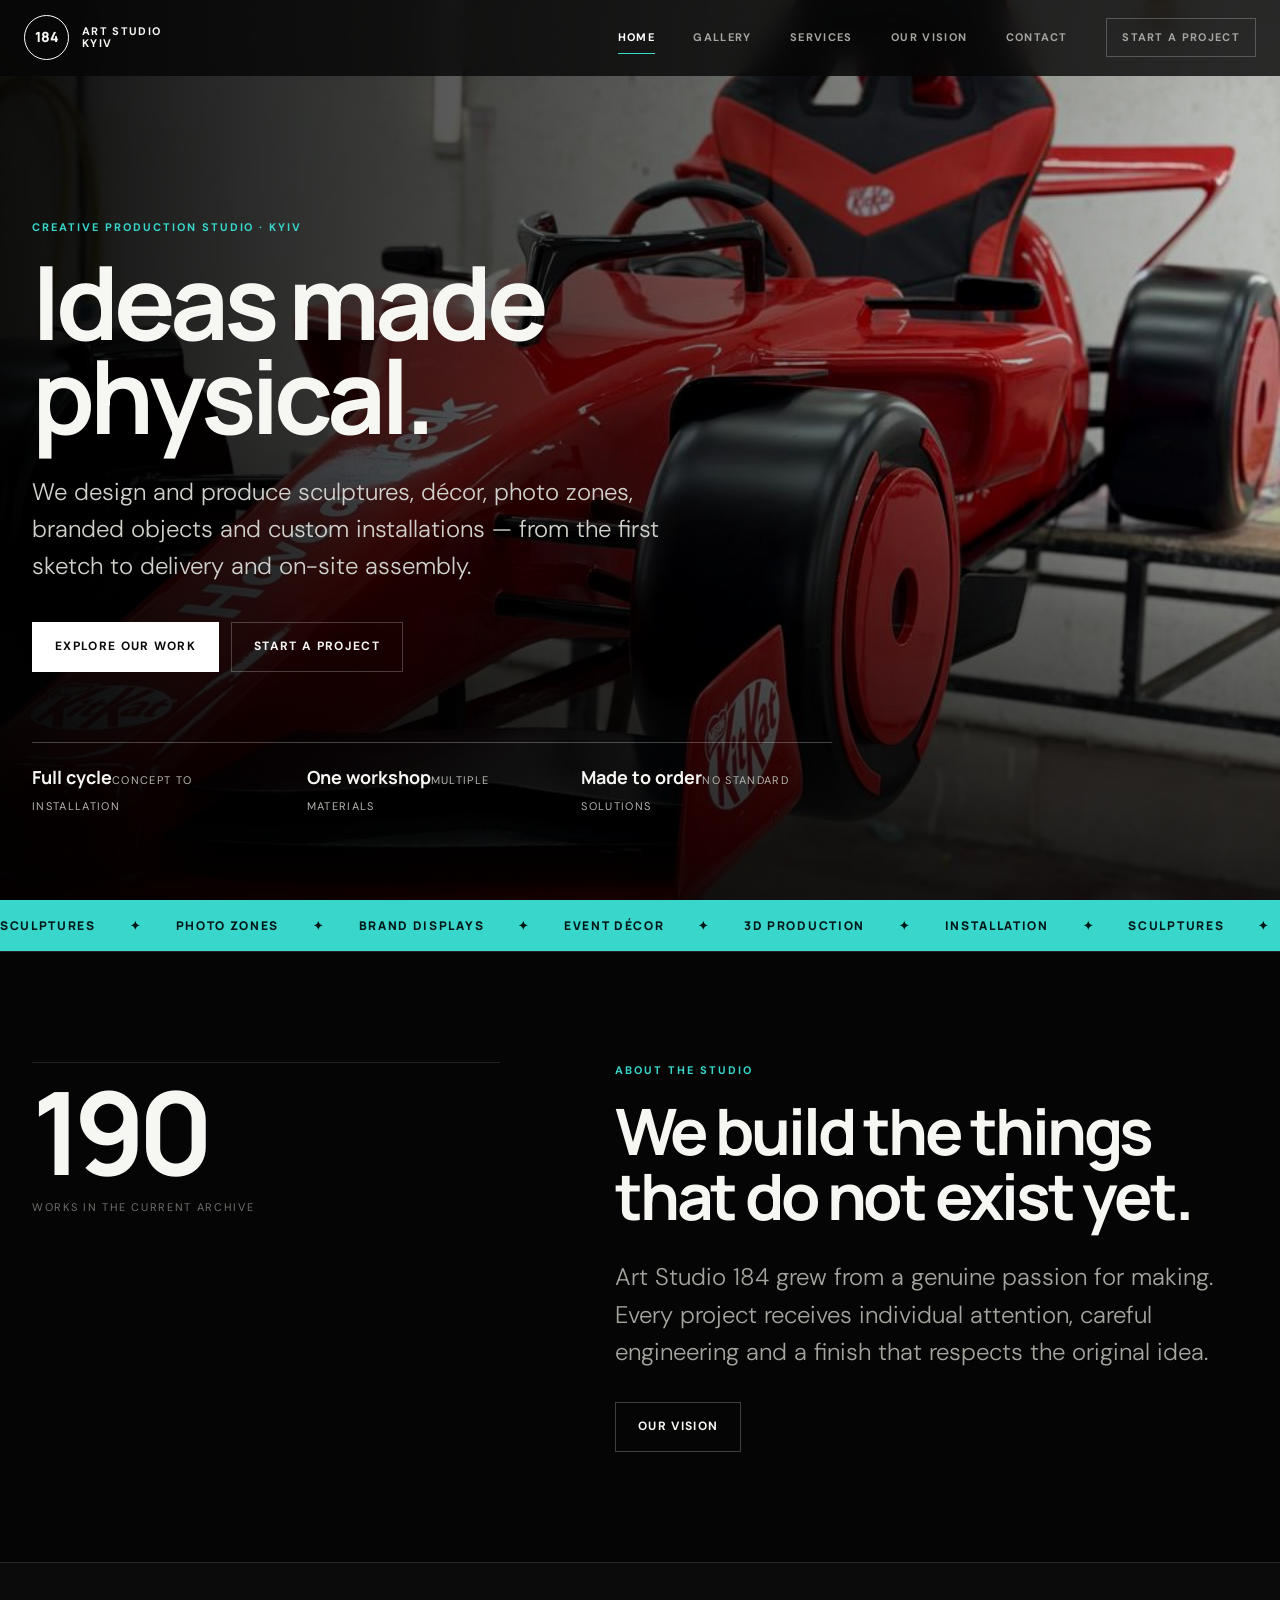
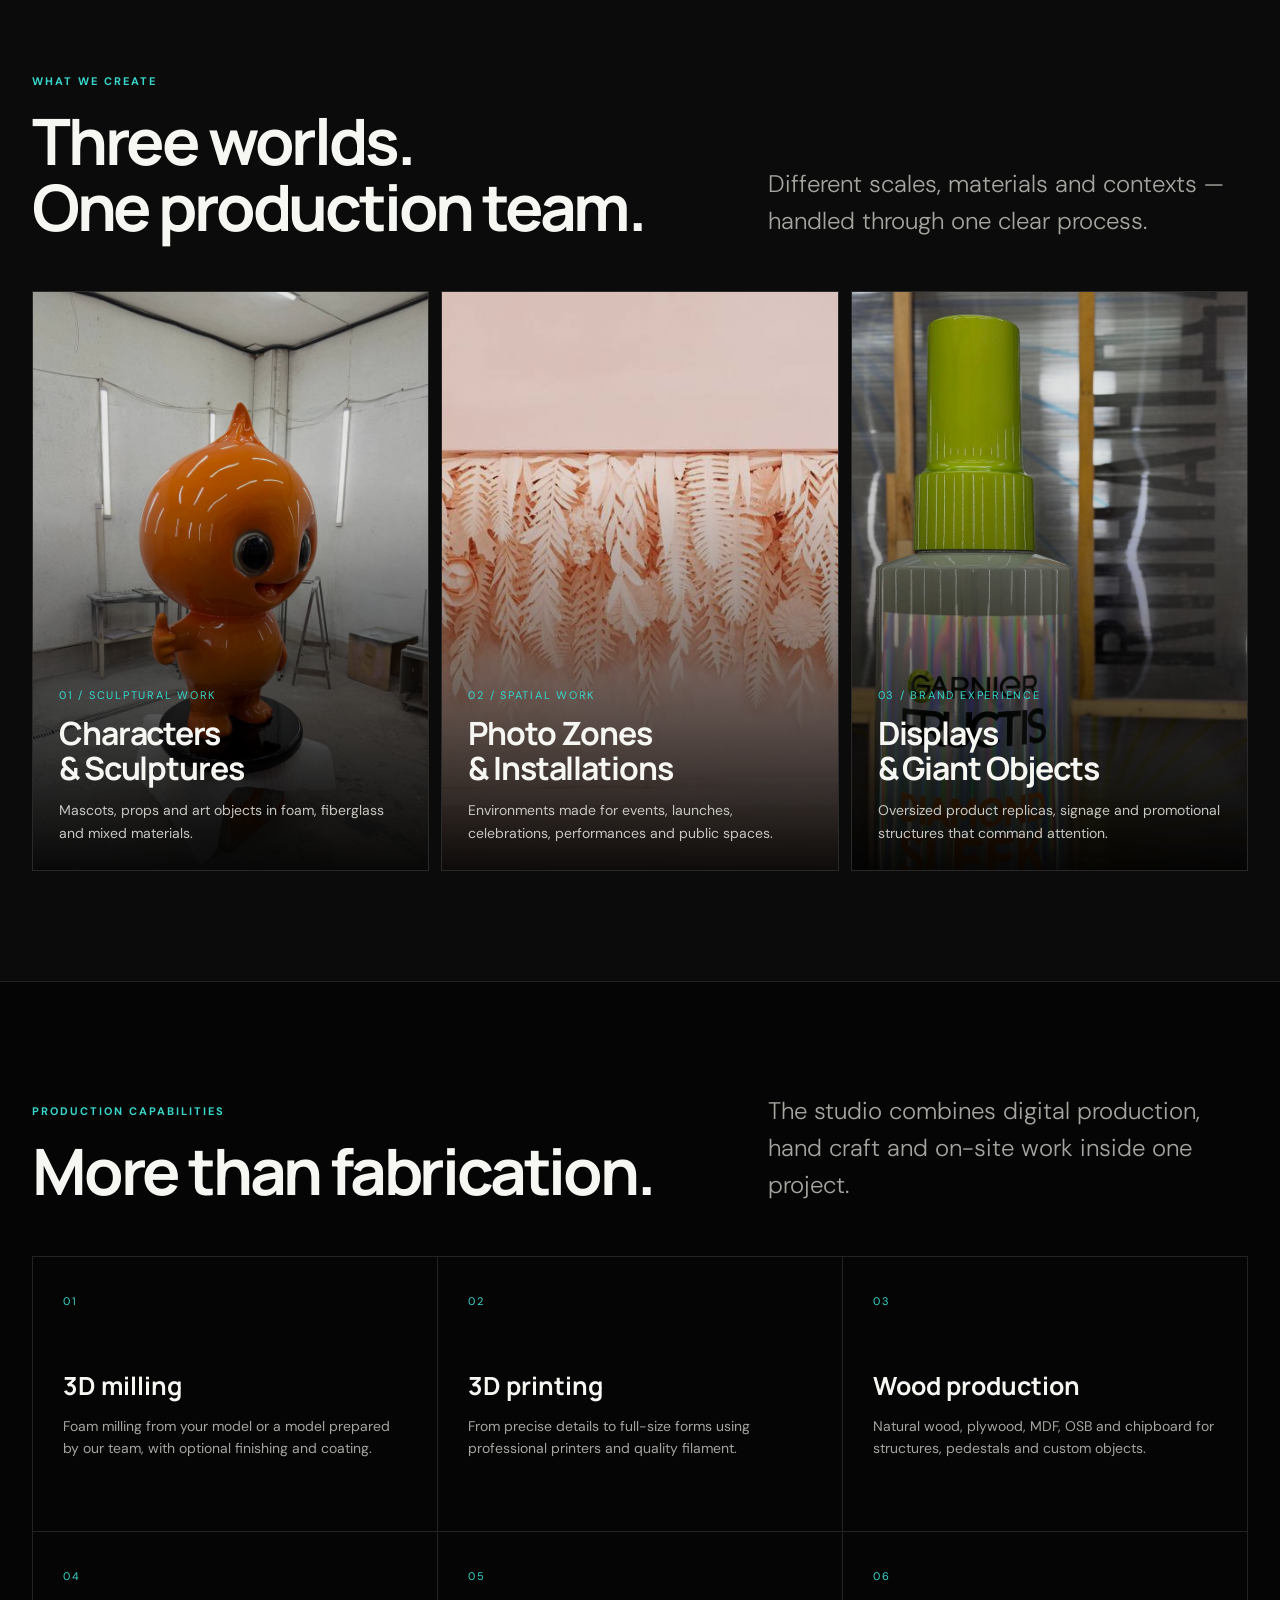
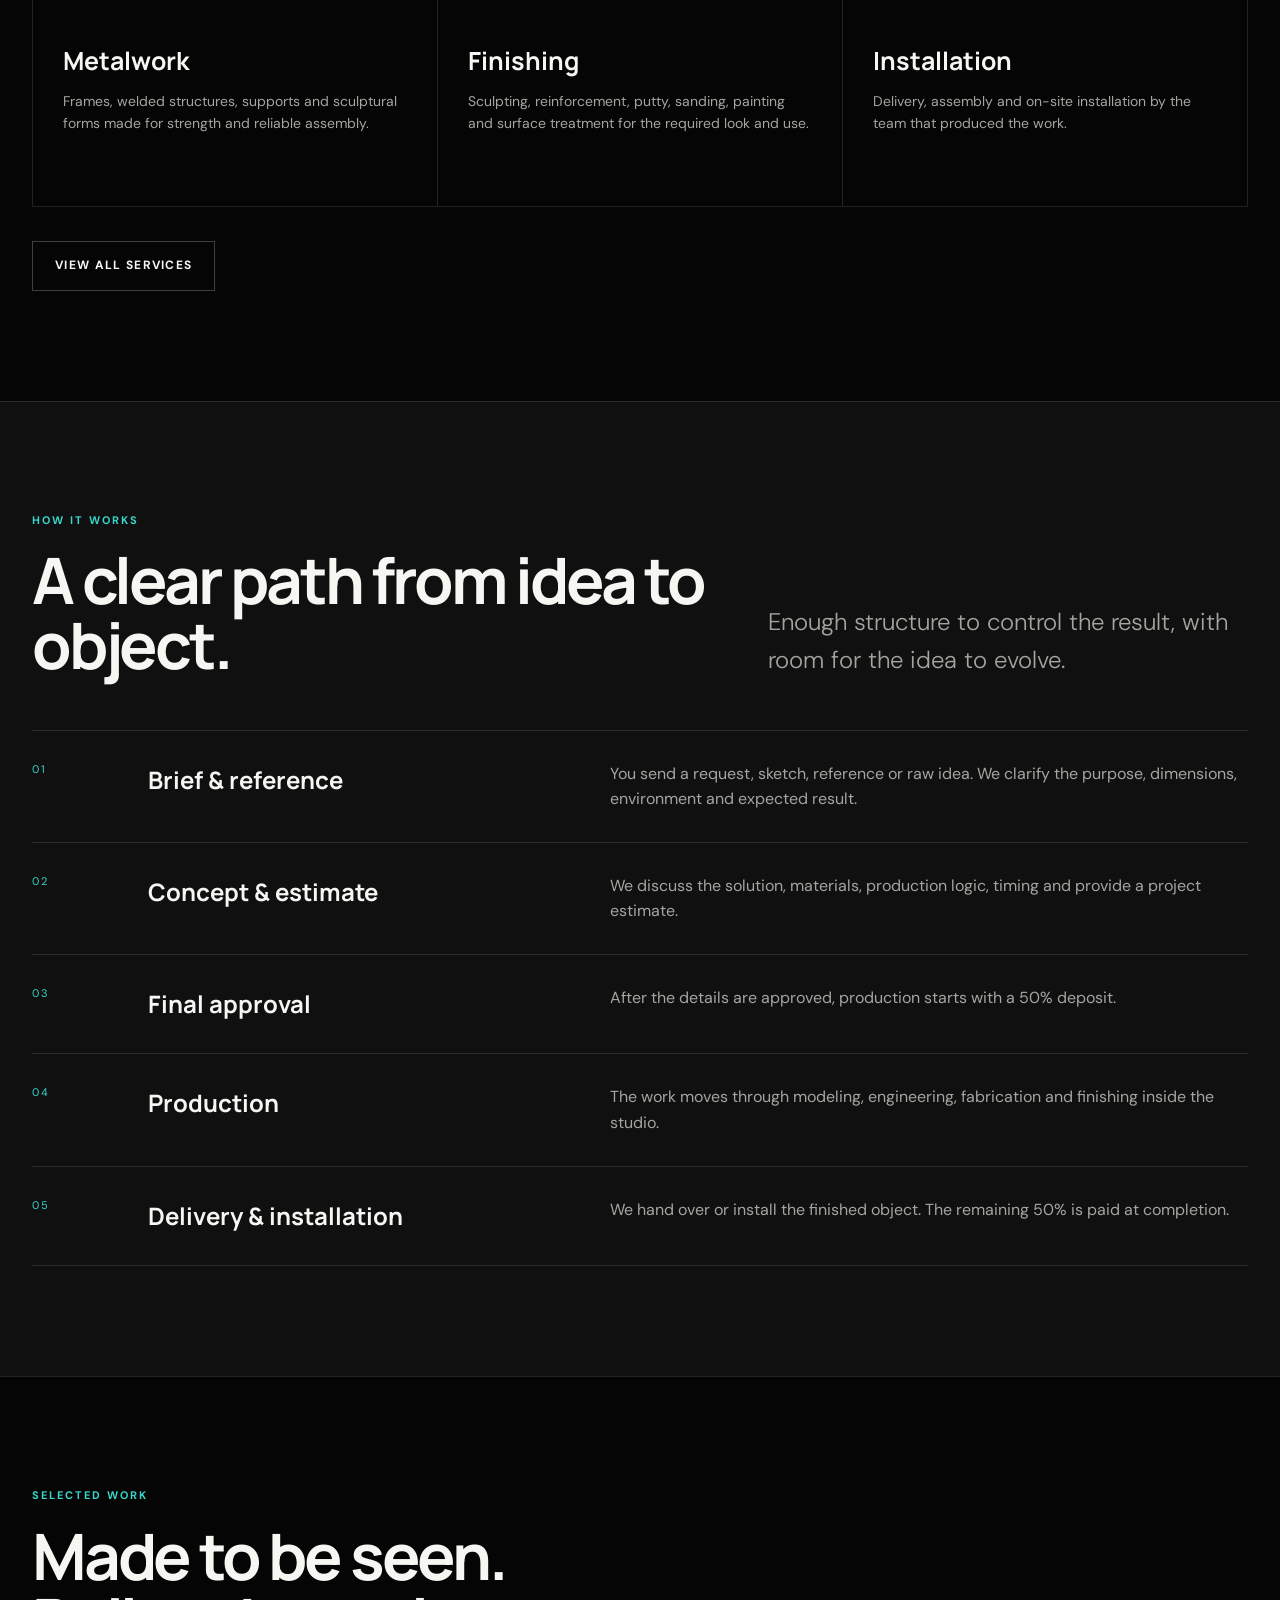
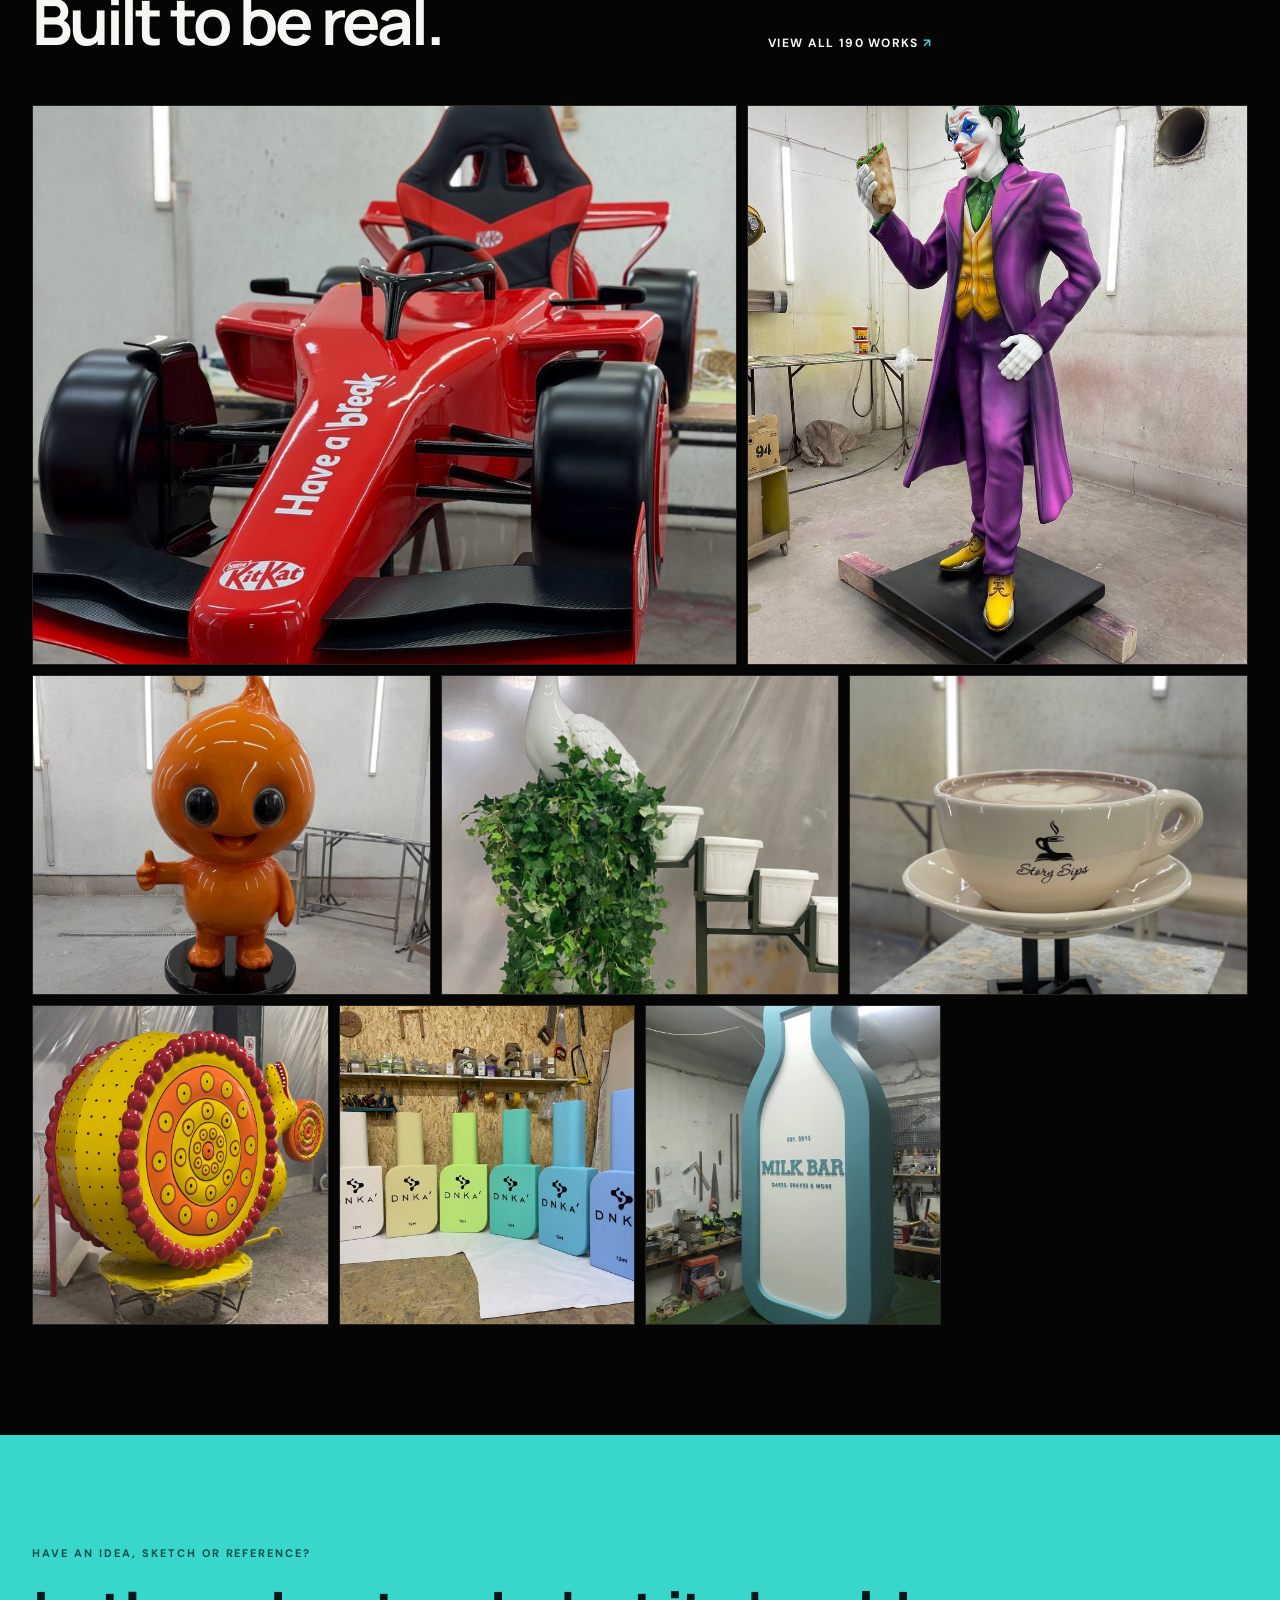
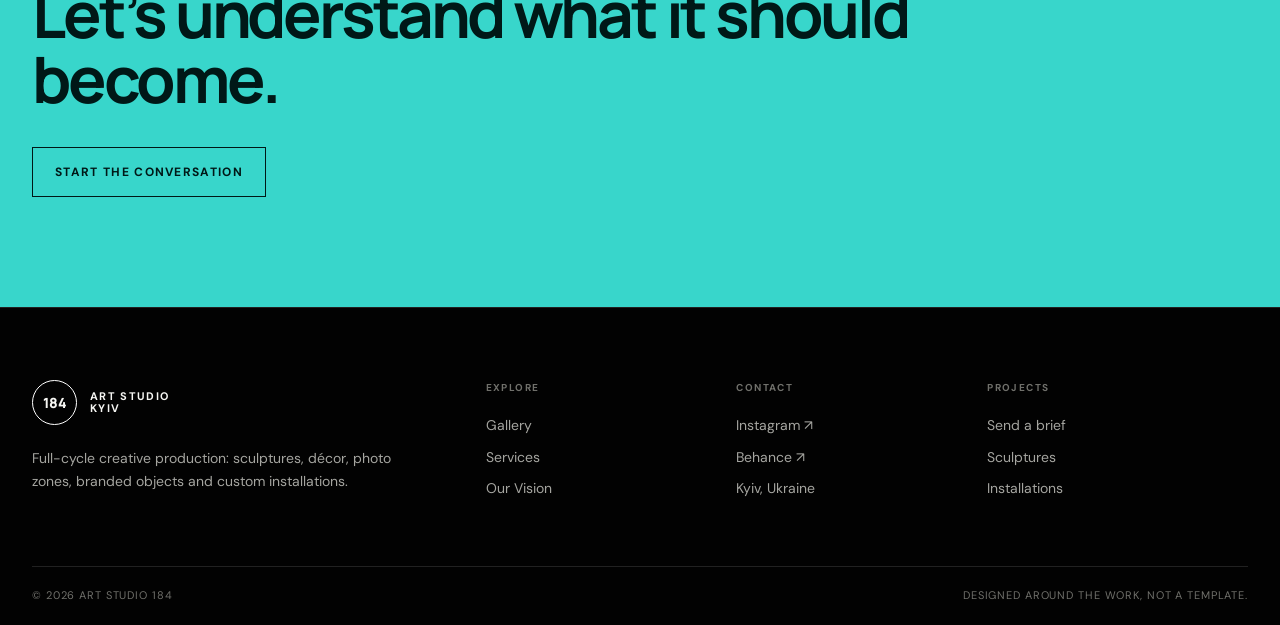
<file: index.html>
<!doctype html>
<html lang="en">
<head>
  <meta charset="utf-8">
  <meta name="viewport" content="width=device-width,initial-scale=1">
  <title>Art Studio 184 — Sculptures, Décor & Custom Installations</title>
  <meta name="description" content="Art Studio 184 is a Kyiv creative production studio making sculptures, photo zones, branded objects, décor and custom installations from concept to on-site installation.">
  <meta property="og:title" content="Art Studio 184 — We turn ideas into objects">
  <meta property="og:description" content="Full-cycle creative production in Kyiv: sculptures, décor, photo zones, brand displays and installations.">
  <meta property="og:image" content="photos/photo_2026-05-27_10-02-21%20(2).jpg">
  <meta property="og:type" content="website">
  <meta name="theme-color" content="#050505">
  <link rel="canonical" href="https://optidigitalagent.github.io/porfolio/">
  <link rel="stylesheet" href="assets/css/styles.css">
  <script src="assets/js/site.js" defer></script>
</head>
<body data-page="home">
  <div id="site-header"></div>
  <main id="main-content">
    <section class="hero">
      <div class="hero-media" aria-hidden="true"><img src="photos/photo_2026-05-27_10-02-21 (2).jpg" alt="" fetchpriority="high"></div>
      <div class="container hero-content">
        <div class="hero-copy reveal">
          <p class="eyebrow">Creative production studio · Kyiv</p>
          <h1 class="display">Ideas made<br>physical.</h1>
          <p class="lead">We design and produce sculptures, décor, photo zones, branded objects and custom installations — from the first sketch to delivery and on-site assembly.</p>
          <div class="btn-row hero-actions"><a class="btn btn--primary" href="gallery.html">Explore our work</a><a class="btn" href="contact.html">Start a project</a></div>
          <div class="hero-meta"><div><strong>Full cycle</strong><small>Concept to installation</small></div><div><strong>One workshop</strong><small>Multiple materials</small></div><div><strong>Made to order</strong><small>No standard solutions</small></div></div>
        </div>
      </div>
    </section>

    <div class="marquee" aria-hidden="true"><div class="marquee-track"><span>Sculptures</span><span>Photo zones</span><span>Brand displays</span><span>Event décor</span><span>3D production</span><span>Installation</span><span>Sculptures</span><span>Photo zones</span><span>Brand displays</span><span>Event décor</span><span>3D production</span><span>Installation</span></div></div>

    <section class="section"><div class="container intro-grid">
      <div class="intro-stat reveal"><strong>190</strong><span>works in the current archive</span></div>
      <div class="intro-copy reveal"><p class="eyebrow">About the studio</p><h2 class="h2">We build the things that do not exist yet.</h2><p class="lead">Art Studio 184 grew from a genuine passion for making. Every project receives individual attention, careful engineering and a finish that respects the original idea.</p><div class="btn-row"><a class="btn" href="about.html">Our vision</a></div></div>
    </div></section>

    <section class="section section--surface"><div class="container">
      <div class="section-heading reveal"><div><p class="eyebrow">What we create</p><h2 class="h2">Three worlds.<br>One production team.</h2></div><p class="lead">Different scales, materials and contexts — handled through one clear process.</p></div>
      <div class="project-cards">
        <a class="project-card reveal" href="gallery.html#characters"><img src="photos/photo_2026-05-27_10-02-19.jpg" alt="Custom 3D character sculpture" loading="lazy"><div class="project-card-content"><div class="project-card-index">01 / Sculptural work</div><h3>Characters<br>& Sculptures</h3><p>Mascots, props and art objects in foam, fiberglass and mixed materials.</p></div></a>
        <a class="project-card reveal" href="gallery.html#installations"><img src="photos/photo_2026-05-26_17-22-52.jpg" alt="Custom photo zone and installation" loading="lazy"><div class="project-card-content"><div class="project-card-index">02 / Spatial work</div><h3>Photo Zones<br>& Installations</h3><p>Environments made for events, launches, celebrations, performances and public spaces.</p></div></a>
        <a class="project-card reveal" href="gallery.html#brand-displays"><img src="photos/photo_2026-05-27_10-02-26.jpg" alt="Oversized branded display object" loading="lazy"><div class="project-card-content"><div class="project-card-index">03 / Brand experience</div><h3>Displays<br>& Giant Objects</h3><p>Oversized product replicas, signage and promotional structures that command attention.</p></div></a>
      </div>
    </div></section>

    <section class="section"><div class="container">
      <div class="section-heading reveal"><div><p class="eyebrow">Production capabilities</p><h2 class="h2">More than fabrication.</h2></div><p class="lead">The studio combines digital production, hand craft and on-site work inside one project.</p></div>
      <div class="capability-grid">
        <article class="capability reveal"><span class="capability-number">01</span><h3>3D milling</h3><p>Foam milling from your model or a model prepared by our team, with optional finishing and coating.</p></article>
        <article class="capability reveal"><span class="capability-number">02</span><h3>3D printing</h3><p>From precise details to full-size forms using professional printers and quality filament.</p></article>
        <article class="capability reveal"><span class="capability-number">03</span><h3>Wood production</h3><p>Natural wood, plywood, MDF, OSB and chipboard for structures, pedestals and custom objects.</p></article>
        <article class="capability reveal"><span class="capability-number">04</span><h3>Metalwork</h3><p>Frames, welded structures, supports and sculptural forms made for strength and reliable assembly.</p></article>
        <article class="capability reveal"><span class="capability-number">05</span><h3>Finishing</h3><p>Sculpting, reinforcement, putty, sanding, painting and surface treatment for the required look and use.</p></article>
        <article class="capability reveal"><span class="capability-number">06</span><h3>Installation</h3><p>Delivery, assembly and on-site installation by the team that produced the work.</p></article>
      </div>
      <div class="btn-row" style="margin-top:34px"><a class="btn" href="services.html">View all services</a></div>
    </div></section>

    <section class="section section--surface-2"><div class="container">
      <div class="section-heading reveal"><div><p class="eyebrow">How it works</p><h2 class="h2">A clear path from idea to object.</h2></div><p class="lead">Enough structure to control the result, with room for the idea to evolve.</p></div>
      <div class="process-list">
        <article class="process-step reveal"><h3>Brief & reference</h3><p>You send a request, sketch, reference or raw idea. We clarify the purpose, dimensions, environment and expected result.</p></article>
        <article class="process-step reveal"><h3>Concept & estimate</h3><p>We discuss the solution, materials, production logic, timing and provide a project estimate.</p></article>
        <article class="process-step reveal"><h3>Final approval</h3><p>After the details are approved, production starts with a 50% deposit.</p></article>
        <article class="process-step reveal"><h3>Production</h3><p>The work moves through modeling, engineering, fabrication and finishing inside the studio.</p></article>
        <article class="process-step reveal"><h3>Delivery & installation</h3><p>We hand over or install the finished object. The remaining 50% is paid at completion.</p></article>
      </div>
    </div></section>

    <section class="section"><div class="container">
      <div class="section-heading reveal"><div><p class="eyebrow">Selected work</p><h2 class="h2">Made to be seen.<br>Built to be real.</h2></div><a class="text-link" href="gallery.html">View all 190 works</a></div>
      <div class="editorial-gallery">
        <a href="gallery.html#installations"><img src="photos/photo_2026-05-27_10-02-21.jpg" alt="Large custom event installation" loading="lazy"></a>
        <a href="gallery.html#characters"><img src="photos/photo_2026-05-27_10-01-43.jpg" alt="Detailed custom character sculpture" loading="lazy"></a>
        <a href="gallery.html#brand-displays"><img src="photos/photo_2026-05-27_10-02-17.jpg" alt="Oversized branded product object" loading="lazy"></a>
        <a href="gallery.html#characters"><img src="photos/photo_2026-05-27_10-02-06.jpg" alt="White peacock sculpture" loading="lazy"></a>
        <a href="gallery.html#brand-displays"><img src="photos/photo_2026-05-27_10-01-47.jpg" alt="Custom oversized cup display" loading="lazy"></a>
        <a href="gallery.html#characters"><img src="photos/photo_2026-05-27_10-01-58.jpg" alt="Decorative snail sculpture" loading="lazy"></a>
        <a href="gallery.html#brand-displays"><img src="photos/photo_2026-05-27_10-01-22 (2).jpg" alt="Branded product display collection" loading="lazy"></a>
        <a href="gallery.html#installations"><img src="photos/photo_2026-05-26_17-24-45.jpg" alt="Custom event photo zone" loading="lazy"></a>
      </div>
    </div></section>

    <section class="cta-band"><div class="container reveal"><p class="eyebrow" style="color:#064f4a">Have an idea, sketch or reference?</p><h2 class="h2">Let’s understand what it should become.</h2><a class="btn" href="contact.html">Start the conversation</a></div></section>
  </main>
  <div id="site-footer"></div>
</body>
</html>
</file>
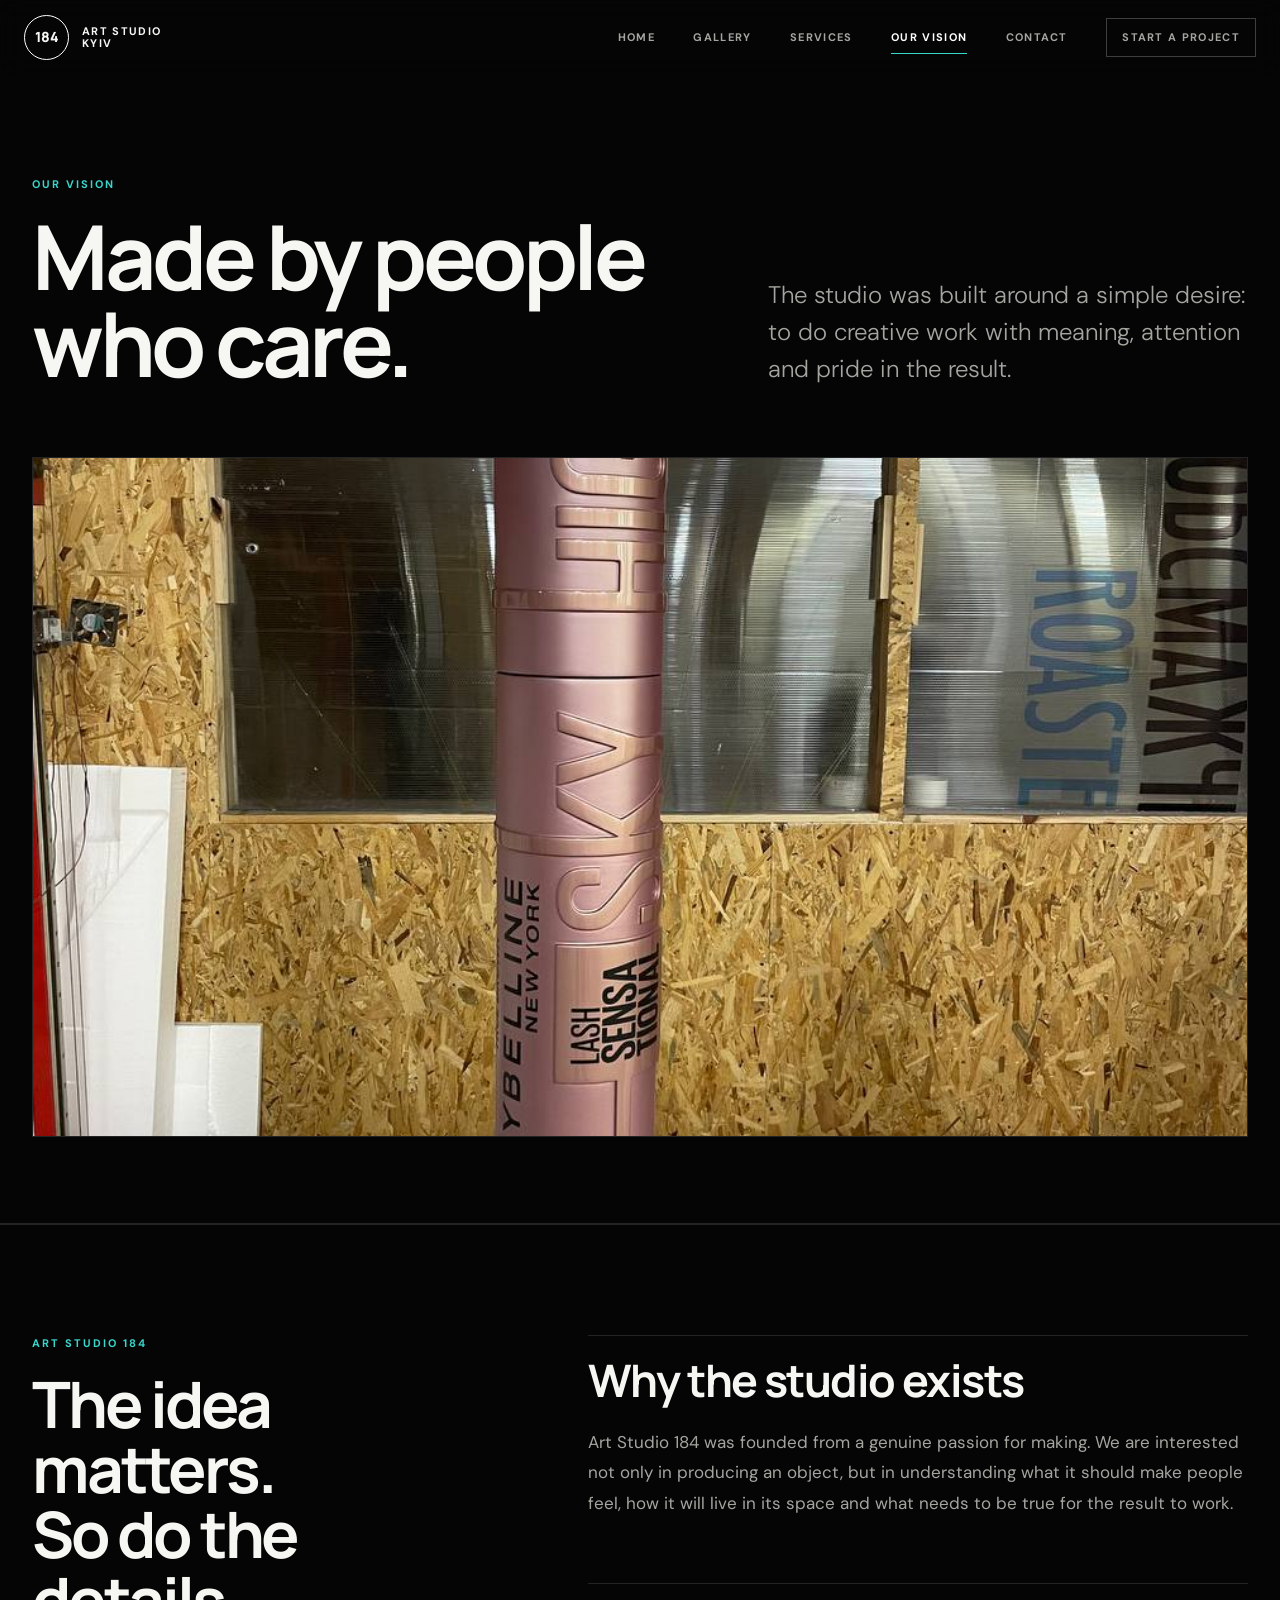
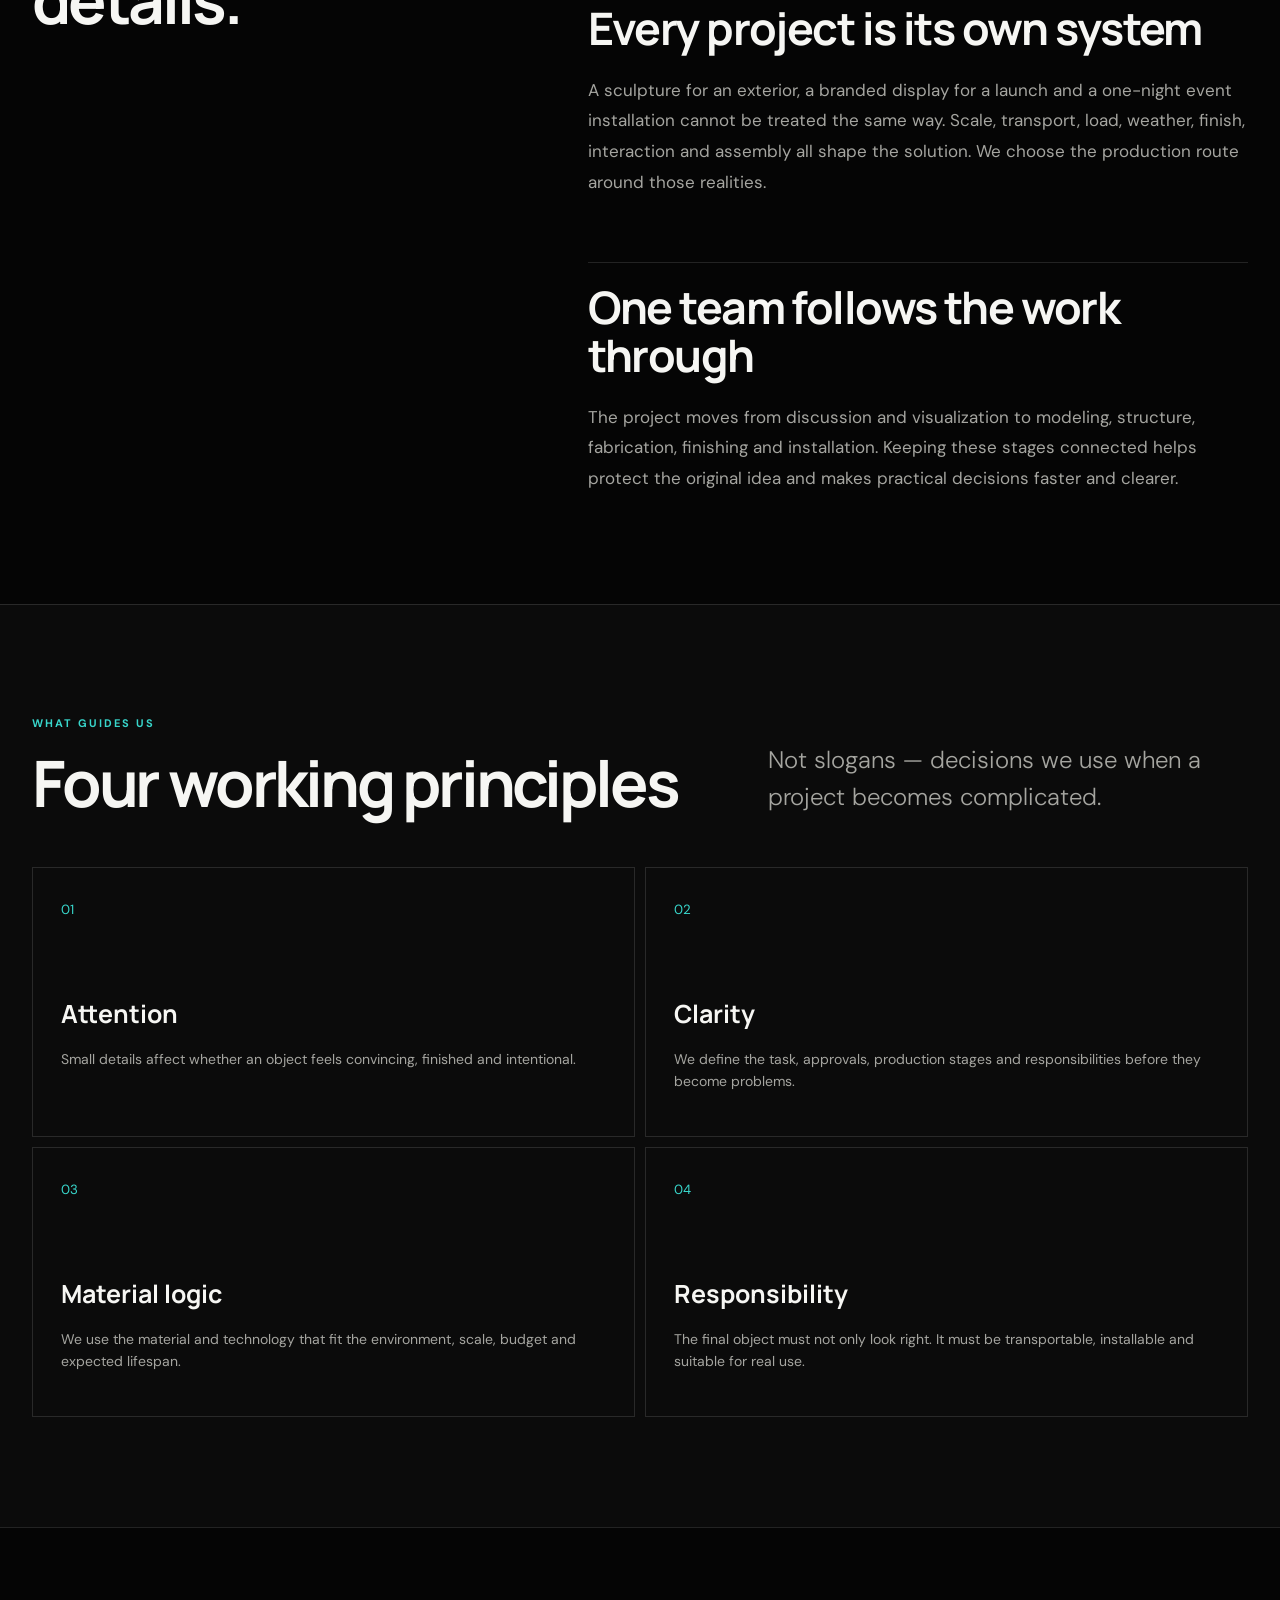
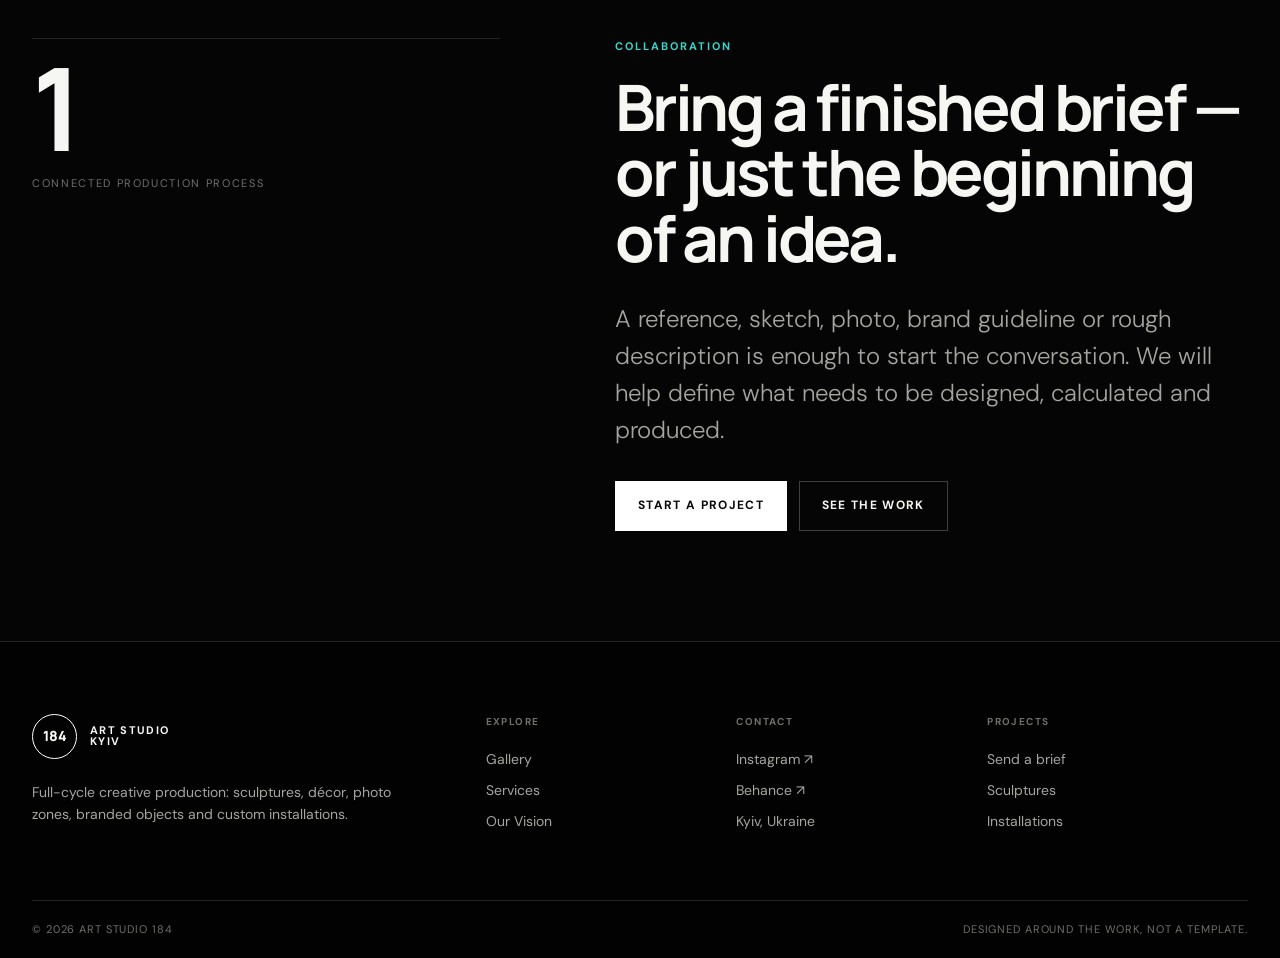
<file: about.html>
<!doctype html>
<html lang="en">
<head>
  <meta charset="utf-8"><meta name="viewport" content="width=device-width,initial-scale=1">
  <title>Our Vision — Art Studio 184</title>
  <meta name="description" content="Art Studio 184 approaches every custom sculpture, décor object and installation with care, clarity, material understanding and responsibility for the final result.">
  <meta name="theme-color" content="#050505">
  <link rel="canonical" href="https://optidigitalagent.github.io/porfolio/about.html">
  <link rel="stylesheet" href="assets/css/styles.css"><script src="assets/js/site.js" defer></script>
</head>
<body data-page="about">
<div id="site-header"></div>
<main id="main-content">
  <header class="page-hero">
    <div class="container page-hero-grid reveal"><div><p class="eyebrow">Our vision</p><h1 class="h1">Made by people<br>who care.</h1></div><p class="lead">The studio was built around a simple desire: to do creative work with meaning, attention and pride in the result.</p></div>
    <div class="container page-hero-media reveal"><img src="photos/photo_2026-05-27_10-02-13.jpg" alt="Large handcrafted sculpture inside the Art Studio 184 workshop"></div>
  </header>

  <section class="section"><div class="container story-grid">
    <aside class="story-sticky reveal"><p class="eyebrow">Art Studio 184</p><h2 class="h2">The idea matters.<br>So do the details.</h2></aside>
    <div class="story-content">
      <article class="story-block reveal"><h2>Why the studio exists</h2><p>Art Studio 184 was founded from a genuine passion for making. We are interested not only in producing an object, but in understanding what it should make people feel, how it will live in its space and what needs to be true for the result to work.</p></article>
      <article class="story-block reveal"><h2>Every project is its own system</h2><p>A sculpture for an exterior, a branded display for a launch and a one-night event installation cannot be treated the same way. Scale, transport, load, weather, finish, interaction and assembly all shape the solution. We choose the production route around those realities.</p></article>
      <article class="story-block reveal"><h2>One team follows the work through</h2><p>The project moves from discussion and visualization to modeling, structure, fabrication, finishing and installation. Keeping these stages connected helps protect the original idea and makes practical decisions faster and clearer.</p></article>
    </div>
  </div></section>

  <section class="section section--surface"><div class="container">
    <div class="section-heading reveal"><div><p class="eyebrow">What guides us</p><h2 class="h2">Four working principles</h2></div><p class="lead">Not slogans — decisions we use when a project becomes complicated.</p></div>
    <div class="principles">
      <article class="principle reveal"><small>01</small><h3>Attention</h3><p>Small details affect whether an object feels convincing, finished and intentional.</p></article>
      <article class="principle reveal"><small>02</small><h3>Clarity</h3><p>We define the task, approvals, production stages and responsibilities before they become problems.</p></article>
      <article class="principle reveal"><small>03</small><h3>Material logic</h3><p>We use the material and technology that fit the environment, scale, budget and expected lifespan.</p></article>
      <article class="principle reveal"><small>04</small><h3>Responsibility</h3><p>The final object must not only look right. It must be transportable, installable and suitable for real use.</p></article>
    </div>
  </div></section>

  <section class="section"><div class="container intro-grid">
    <div class="intro-stat reveal"><strong>1</strong><span>connected production process</span></div>
    <div class="intro-copy reveal"><p class="eyebrow">Collaboration</p><h2 class="h2">Bring a finished brief — or just the beginning of an idea.</h2><p class="lead">A reference, sketch, photo, brand guideline or rough description is enough to start the conversation. We will help define what needs to be designed, calculated and produced.</p><div class="btn-row"><a class="btn btn--primary" href="contact.html">Start a project</a><a class="btn" href="gallery.html">See the work</a></div></div>
  </div></section>
</main>
<div id="site-footer"></div>
</body>
</html>
</file>
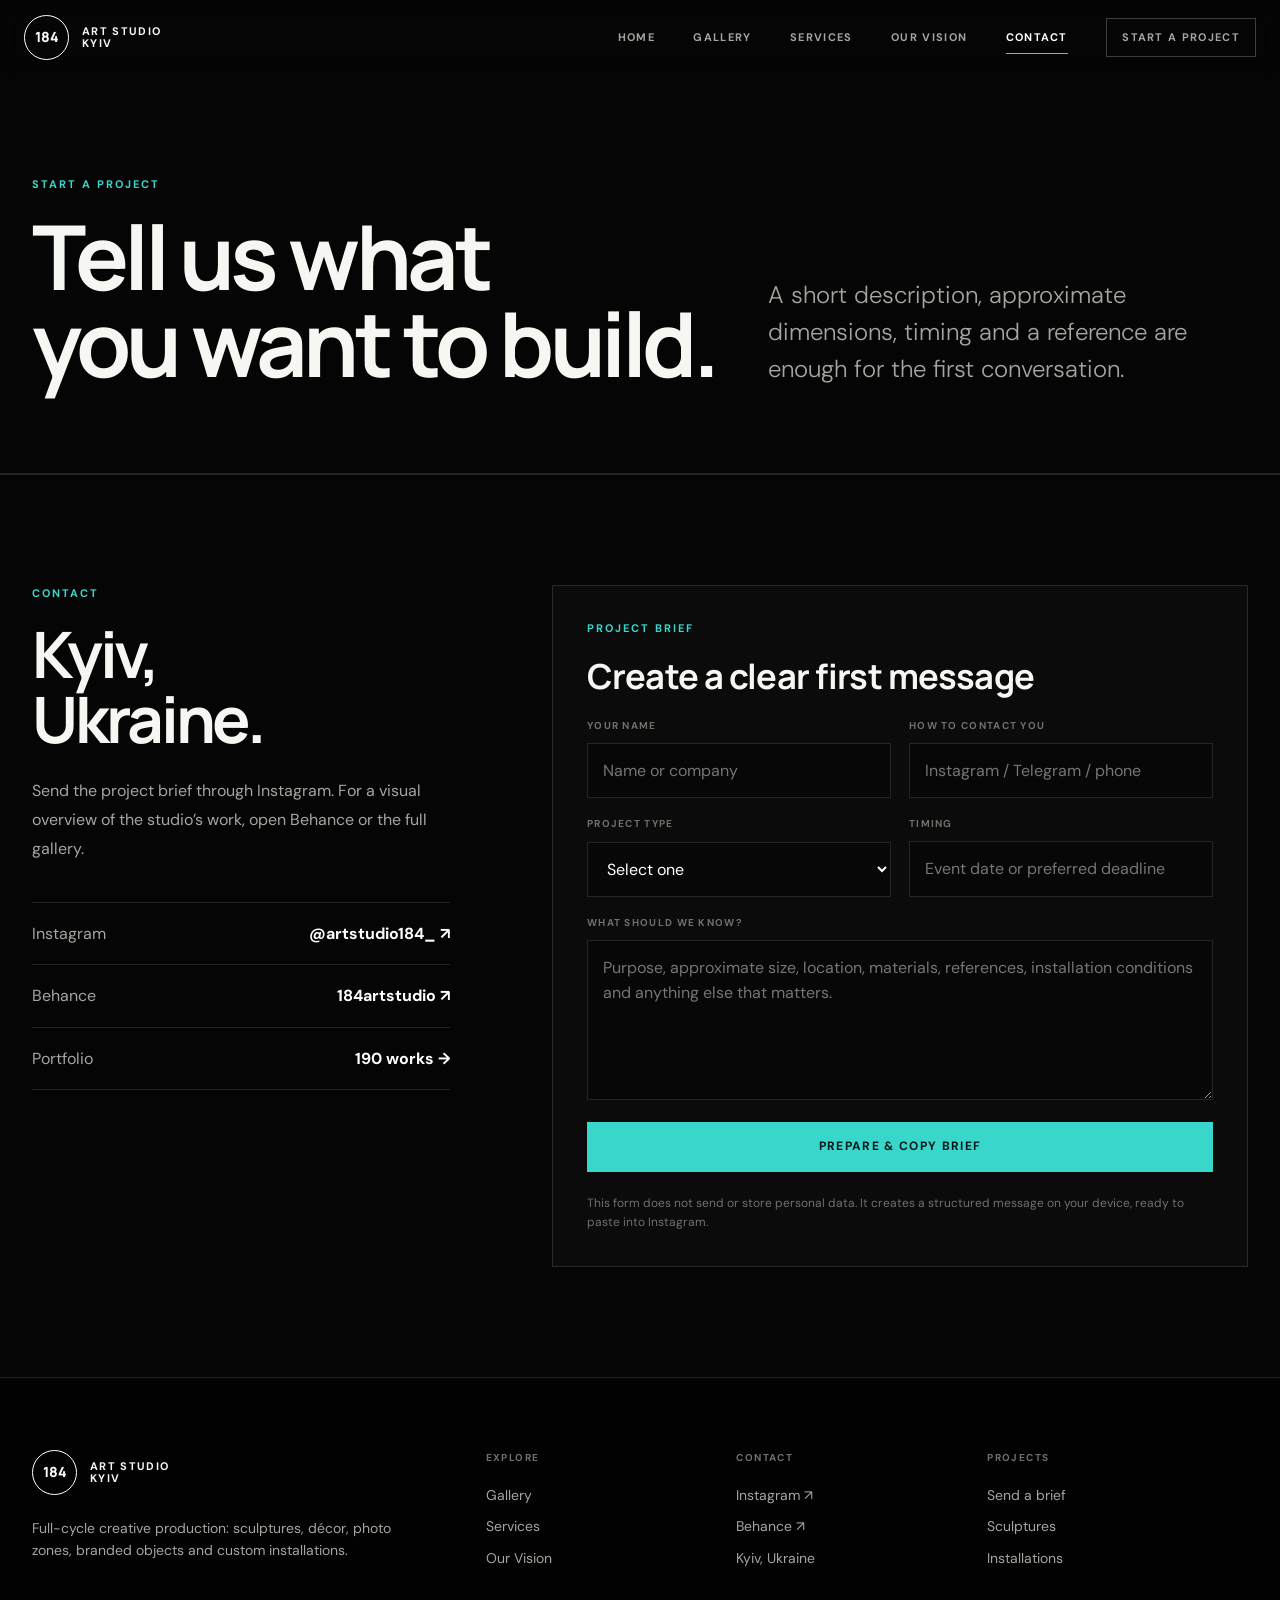
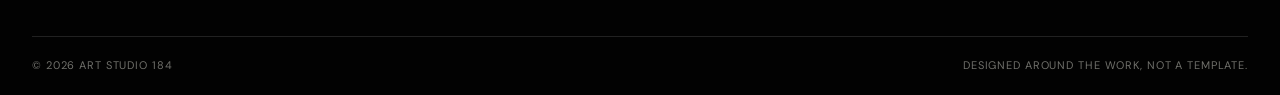
<file: contact.html>
<!doctype html>
<html lang="en">
<head>
  <meta charset="utf-8"><meta name="viewport" content="width=device-width,initial-scale=1">
  <title>Contact — Art Studio 184</title>
  <meta name="description" content="Contact Art Studio 184 in Kyiv about a sculpture, photo zone, event décor, branded object or custom installation.">
  <meta name="theme-color" content="#050505">
  <link rel="canonical" href="https://optidigitalagent.github.io/porfolio/contact.html">
  <link rel="stylesheet" href="assets/css/styles.css"><script src="assets/js/site.js" defer></script>
</head>
<body data-page="contact">
<div id="site-header"></div>
<main id="main-content">
  <header class="page-hero"><div class="container page-hero-grid reveal"><div><p class="eyebrow">Start a project</p><h1 class="h1">Tell us what<br>you want to build.</h1></div><p class="lead">A short description, approximate dimensions, timing and a reference are enough for the first conversation.</p></div></header>

  <section class="section"><div class="container contact-layout">
    <aside class="contact-info reveal">
      <p class="eyebrow">Contact</p><h2 class="h2">Kyiv,<br>Ukraine.</h2>
      <p class="body-copy" style="margin-top:26px">Send the project brief through Instagram. For a visual overview of the studio’s work, open Behance or the full gallery.</p>
      <div class="contact-links">
        <a class="contact-link" href="https://www.instagram.com/artstudio184_/" target="_blank" rel="noopener"><span>Instagram</span><strong>@artstudio184_ ↗</strong></a>
        <a class="contact-link" href="https://www.behance.net/184artstudio" target="_blank" rel="noopener"><span>Behance</span><strong>184artstudio ↗</strong></a>
        <a class="contact-link" href="gallery.html"><span>Portfolio</span><strong>190 works →</strong></a>
      </div>
    </aside>

    <div class="reveal"><form class="contact-form" data-contact-form>
      <div><p class="eyebrow">Project brief</p><h2 class="h3">Create a clear first message</h2></div>
      <div class="form-grid">
        <div class="field"><label for="name">Your name</label><input id="name" name="name" autocomplete="name" required placeholder="Name or company"></div>
        <div class="field"><label for="contact">How to contact you</label><input id="contact" name="contact" required placeholder="Instagram / Telegram / phone"></div>
        <div class="field"><label for="type">Project type</label><select id="type" name="type" required><option value="">Select one</option><option>Sculpture or character</option><option>Photo zone or installation</option><option>Branded display or giant product</option><option>Event décor</option><option>Interior or exterior object</option><option>Production service</option><option>Other custom project</option></select></div>
        <div class="field"><label for="timing">Timing</label><input id="timing" name="timing" placeholder="Event date or preferred deadline"></div>
        <div class="field field--full"><label for="details">What should we know?</label><textarea id="details" name="details" required placeholder="Purpose, approximate size, location, materials, references, installation conditions and anything else that matters."></textarea></div>
      </div>
      <button class="btn btn--accent" type="submit">Prepare & copy brief</button>
      <p class="form-note">This form does not send or store personal data. It creates a structured message on your device, ready to paste into Instagram.</p>
      <div class="form-result" data-form-result aria-live="polite"><strong data-copy-status>Your brief is ready.</strong><div class="btn-row" style="margin-top:14px"><a class="btn btn--primary" href="https://www.instagram.com/artstudio184_/" target="_blank" rel="noopener">Open Instagram</a><button class="btn" type="button" data-copy-brief>Copy again</button></div><pre data-brief-preview></pre></div>
    </form></div>
  </div></section>
</main>
<div id="site-footer"></div>
</body>
</html>
</file>
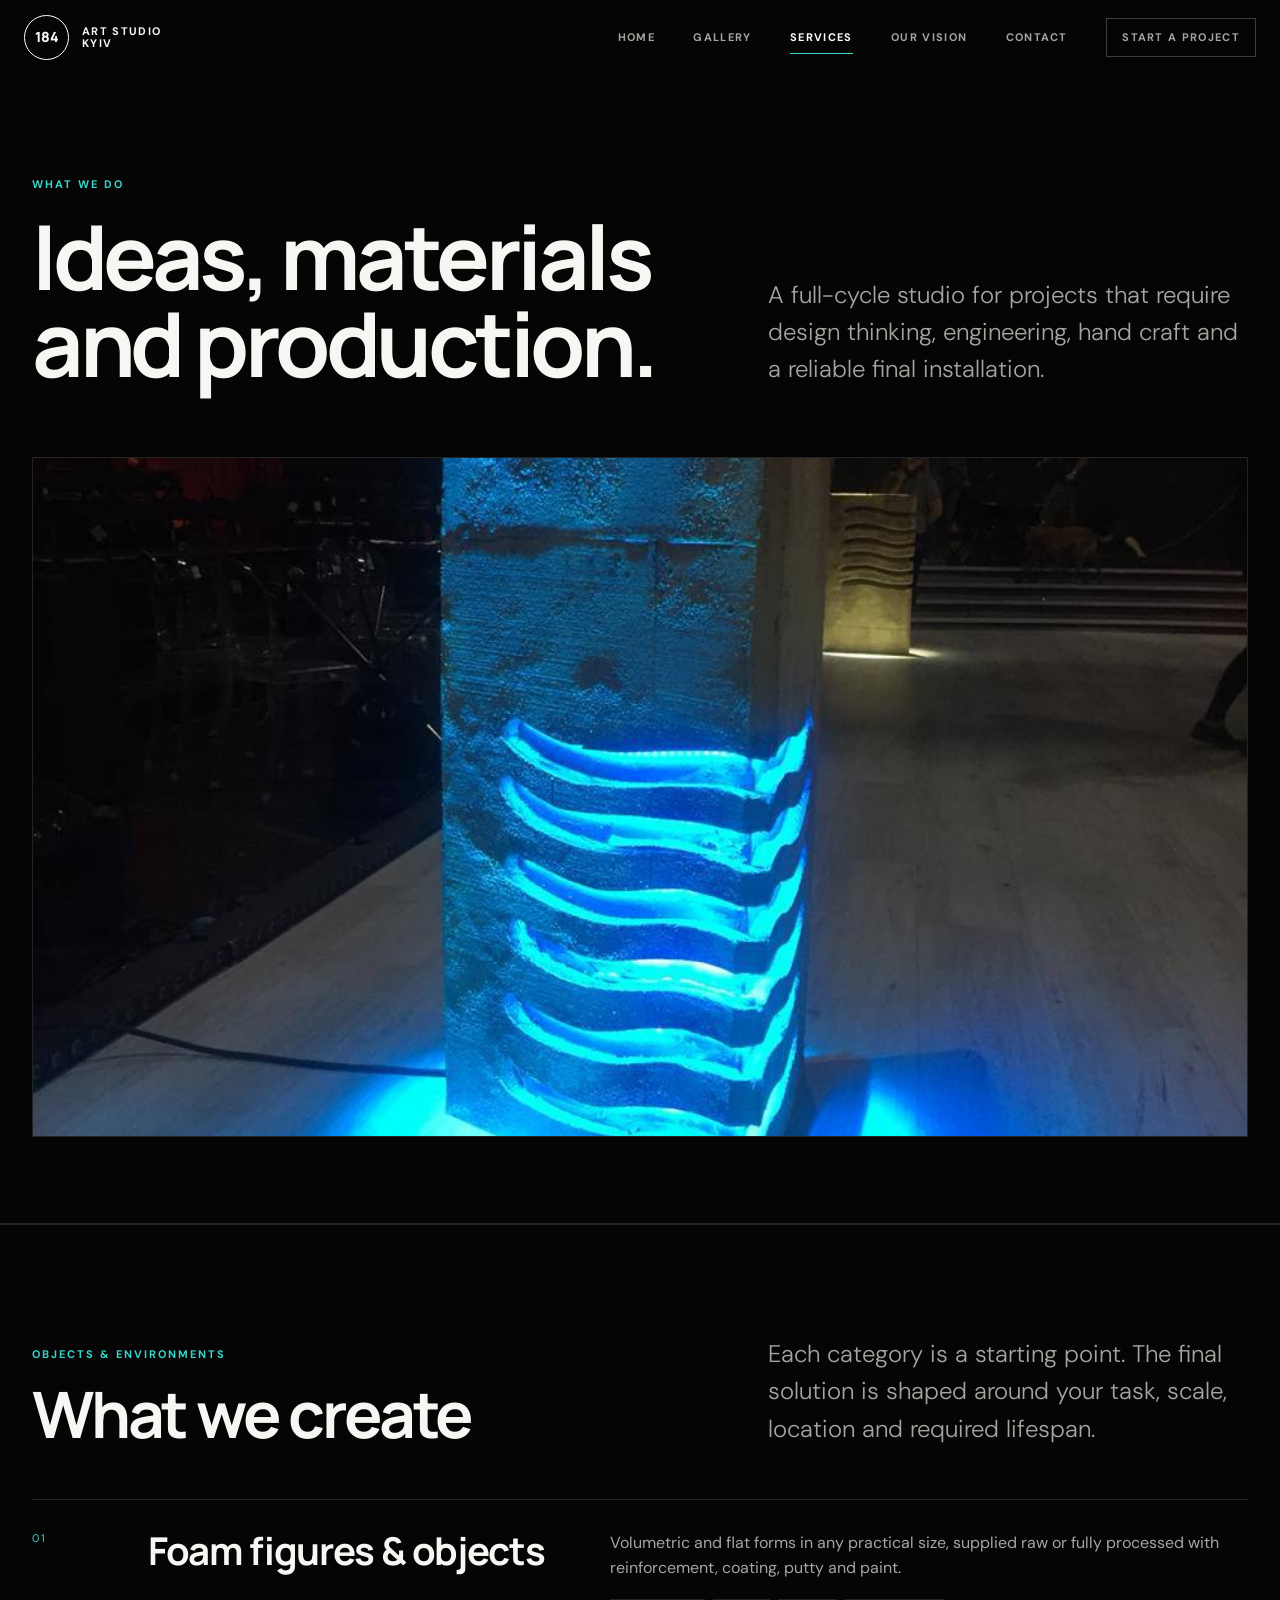
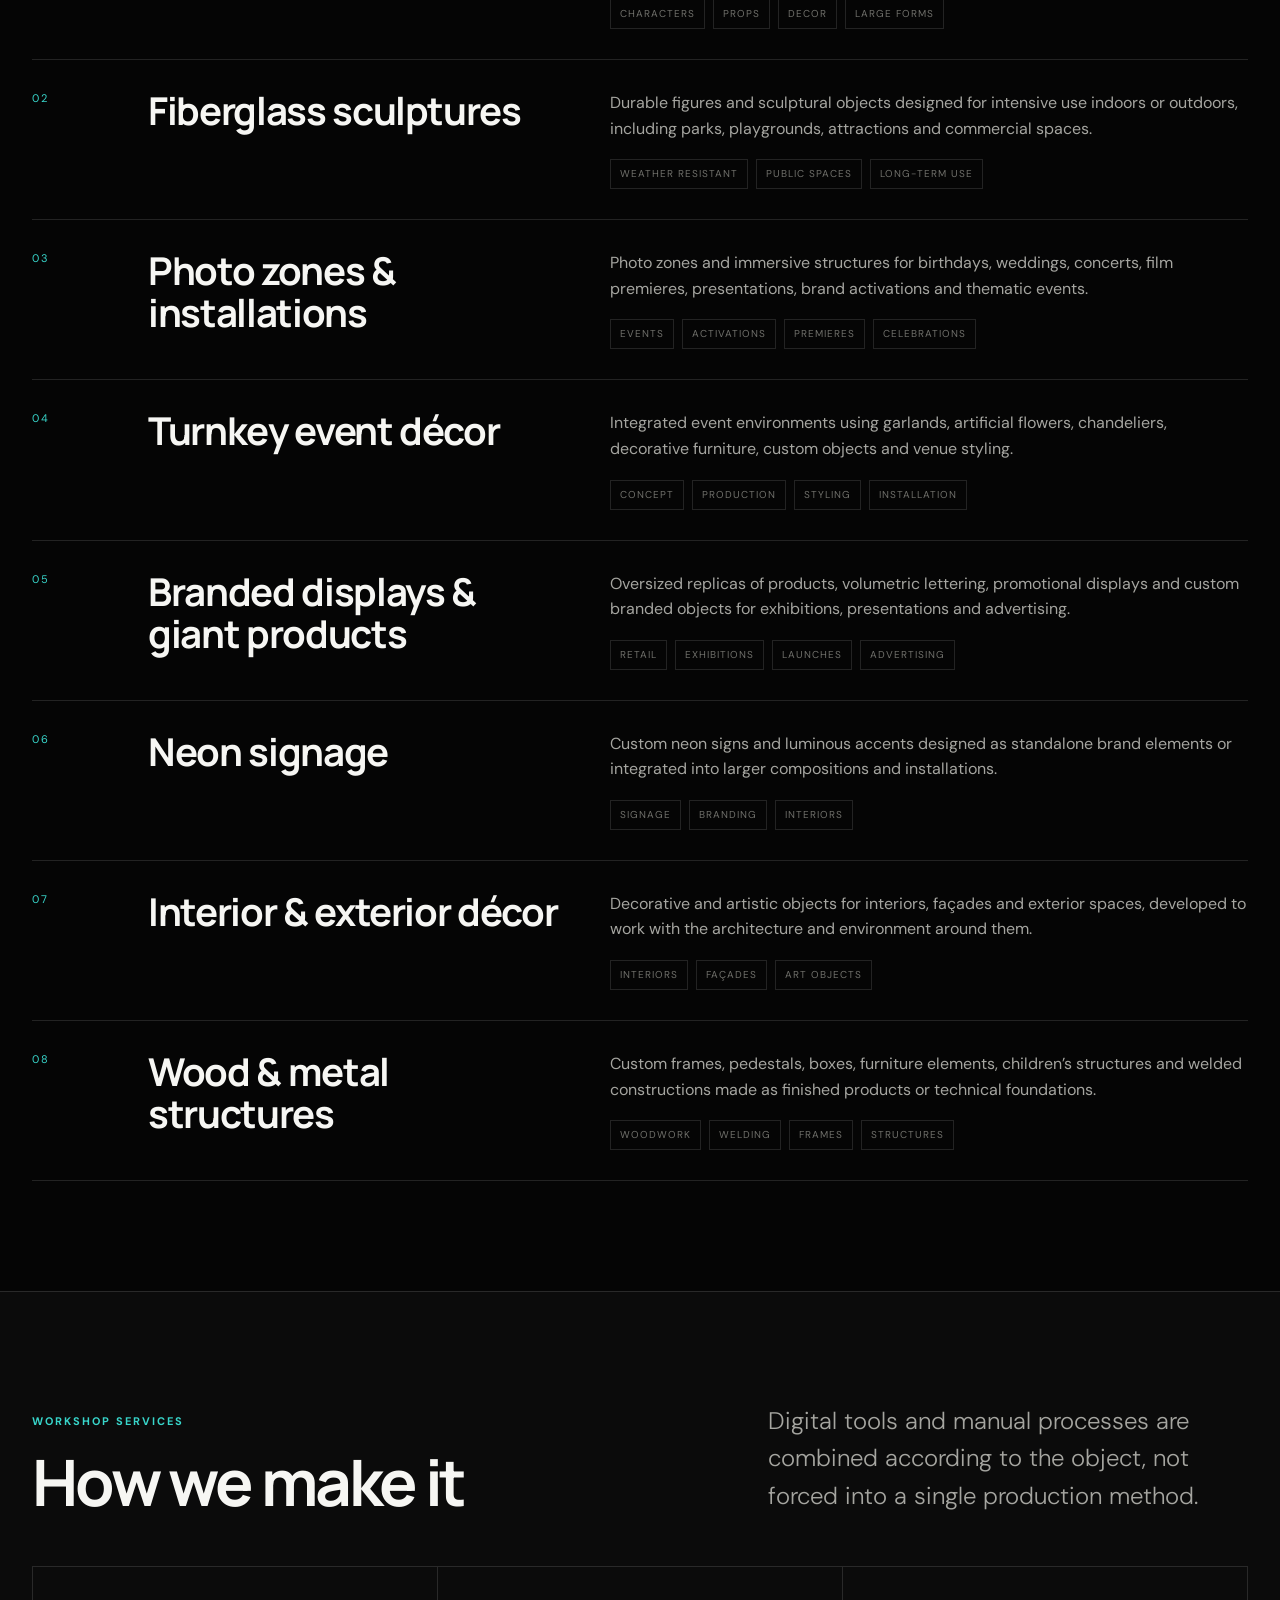
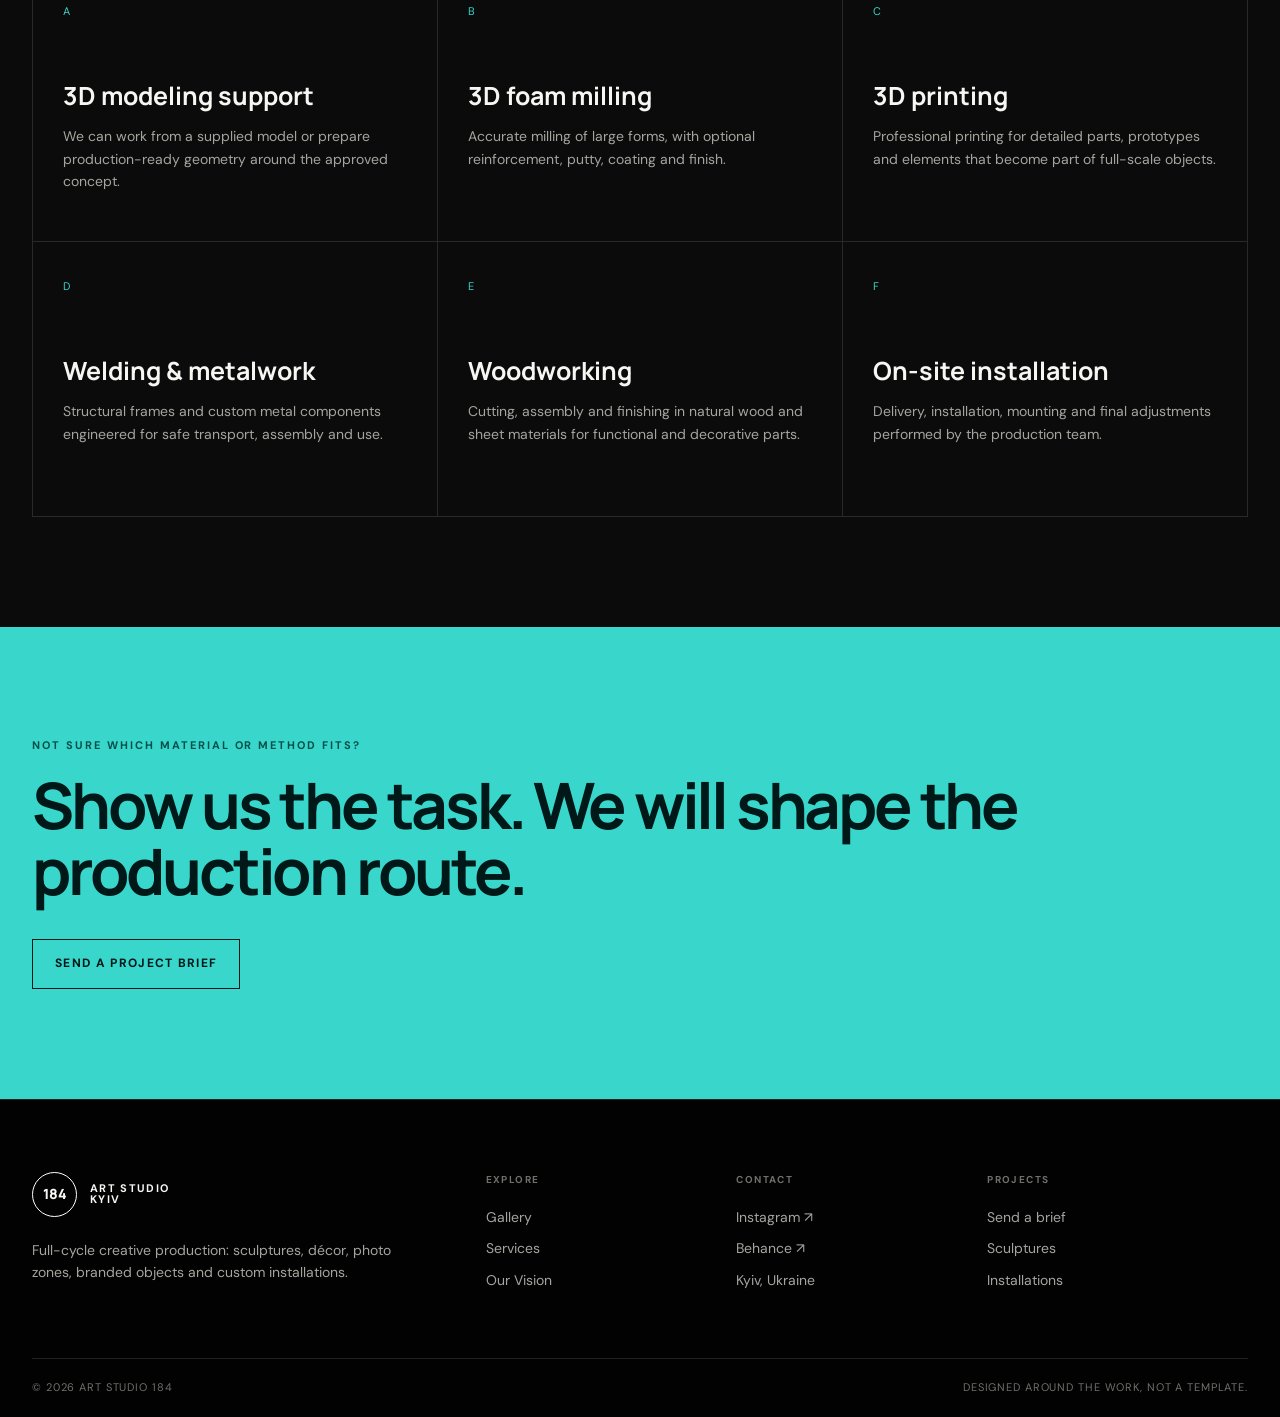
<file: services.html>
<!doctype html>
<html lang="en">
<head>
  <meta charset="utf-8"><meta name="viewport" content="width=device-width,initial-scale=1">
  <title>Services — Art Studio 184</title>
  <meta name="description" content="Custom sculptures, foam and fiberglass objects, photo zones, event décor, branded displays, neon, wood and metal structures, 3D production and installation.">
  <meta name="theme-color" content="#050505">
  <link rel="canonical" href="https://optidigitalagent.github.io/porfolio/services.html">
  <link rel="stylesheet" href="assets/css/styles.css"><script src="assets/js/site.js" defer></script>
</head>
<body data-page="services">
<div id="site-header"></div>
<main id="main-content">
  <header class="page-hero">
    <div class="container page-hero-grid reveal"><div><p class="eyebrow">What we do</p><h1 class="h1">Ideas, materials<br>and production.</h1></div><p class="lead">A full-cycle studio for projects that require design thinking, engineering, hand craft and a reliable final installation.</p></div>
    <div class="container page-hero-media reveal"><img src="photos/photo_2026-05-26_17-24-27.jpg" alt="Custom installation produced by Art Studio 184"></div>
  </header>

  <section class="section"><div class="container">
    <div class="section-heading reveal"><div><p class="eyebrow">Objects & environments</p><h2 class="h2">What we create</h2></div><p class="lead">Each category is a starting point. The final solution is shaped around your task, scale, location and required lifespan.</p></div>
    <div class="service-list">
      <article class="service-row reveal"><span class="service-row-number">01</span><h2>Foam figures & objects</h2><div><p>Volumetric and flat forms in any practical size, supplied raw or fully processed with reinforcement, coating, putty and paint.</p><div class="service-tags"><span>Characters</span><span>Props</span><span>Decor</span><span>Large forms</span></div></div></article>
      <article class="service-row reveal"><span class="service-row-number">02</span><h2>Fiberglass sculptures</h2><div><p>Durable figures and sculptural objects designed for intensive use indoors or outdoors, including parks, playgrounds, attractions and commercial spaces.</p><div class="service-tags"><span>Weather resistant</span><span>Public spaces</span><span>Long-term use</span></div></div></article>
      <article class="service-row reveal"><span class="service-row-number">03</span><h2>Photo zones & installations</h2><div><p>Photo zones and immersive structures for birthdays, weddings, concerts, film premieres, presentations, brand activations and thematic events.</p><div class="service-tags"><span>Events</span><span>Activations</span><span>Premieres</span><span>Celebrations</span></div></div></article>
      <article class="service-row reveal"><span class="service-row-number">04</span><h2>Turnkey event décor</h2><div><p>Integrated event environments using garlands, artificial flowers, chandeliers, decorative furniture, custom objects and venue styling.</p><div class="service-tags"><span>Concept</span><span>Production</span><span>Styling</span><span>Installation</span></div></div></article>
      <article class="service-row reveal"><span class="service-row-number">05</span><h2>Branded displays & giant products</h2><div><p>Oversized replicas of products, volumetric lettering, promotional displays and custom branded objects for exhibitions, presentations and advertising.</p><div class="service-tags"><span>Retail</span><span>Exhibitions</span><span>Launches</span><span>Advertising</span></div></div></article>
      <article class="service-row reveal"><span class="service-row-number">06</span><h2>Neon signage</h2><div><p>Custom neon signs and luminous accents designed as standalone brand elements or integrated into larger compositions and installations.</p><div class="service-tags"><span>Signage</span><span>Branding</span><span>Interiors</span></div></div></article>
      <article class="service-row reveal"><span class="service-row-number">07</span><h2>Interior & exterior décor</h2><div><p>Decorative and artistic objects for interiors, façades and exterior spaces, developed to work with the architecture and environment around them.</p><div class="service-tags"><span>Interiors</span><span>Façades</span><span>Art objects</span></div></div></article>
      <article class="service-row reveal"><span class="service-row-number">08</span><h2>Wood & metal structures</h2><div><p>Custom frames, pedestals, boxes, furniture elements, children’s structures and welded constructions made as finished products or technical foundations.</p><div class="service-tags"><span>Woodwork</span><span>Welding</span><span>Frames</span><span>Structures</span></div></div></article>
    </div>
  </div></section>

  <section class="section section--surface"><div class="container">
    <div class="section-heading reveal"><div><p class="eyebrow">Workshop services</p><h2 class="h2">How we make it</h2></div><p class="lead">Digital tools and manual processes are combined according to the object, not forced into a single production method.</p></div>
    <div class="capability-grid">
      <article class="capability reveal"><span class="capability-number">A</span><h3>3D modeling support</h3><p>We can work from a supplied model or prepare production-ready geometry around the approved concept.</p></article>
      <article class="capability reveal"><span class="capability-number">B</span><h3>3D foam milling</h3><p>Accurate milling of large forms, with optional reinforcement, putty, coating and finish.</p></article>
      <article class="capability reveal"><span class="capability-number">C</span><h3>3D printing</h3><p>Professional printing for detailed parts, prototypes and elements that become part of full-scale objects.</p></article>
      <article class="capability reveal"><span class="capability-number">D</span><h3>Welding & metalwork</h3><p>Structural frames and custom metal components engineered for safe transport, assembly and use.</p></article>
      <article class="capability reveal"><span class="capability-number">E</span><h3>Woodworking</h3><p>Cutting, assembly and finishing in natural wood and sheet materials for functional and decorative parts.</p></article>
      <article class="capability reveal"><span class="capability-number">F</span><h3>On-site installation</h3><p>Delivery, installation, mounting and final adjustments performed by the production team.</p></article>
    </div>
  </div></section>

  <section class="cta-band"><div class="container reveal"><p class="eyebrow" style="color:#064f4a">Not sure which material or method fits?</p><h2 class="h2">Show us the task. We will shape the production route.</h2><a class="btn" href="contact.html">Send a project brief</a></div></section>
</main>
<div id="site-footer"></div>
</body>
</html>
</file>
<file: assets/css/styles.css>
@import url('https://fonts.googleapis.com/css2?family=DM+Sans:wght@300;400;500;600;700&family=Manrope:wght@500;600;700;800&display=swap');
:root{--bg:#050505;--s:#0b0b0b;--s2:#101010;--text:#f6f6f3;--muted:#a5a5a0;--quiet:#70706b;--line:rgba(255,255,255,.12);--line2:rgba(255,255,255,.23);--accent:#38d6cb;--max:1320px;--hh:76px;--ease:cubic-bezier(.2,.75,.25,1)}
*{box-sizing:border-box}html{scroll-behavior:smooth;background:var(--bg)}body{margin:0;background:var(--bg);color:var(--text);font-family:"DM Sans",Arial,sans-serif;line-height:1.6;overflow-x:hidden;-webkit-font-smoothing:antialiased}body.menu-open,body.lightbox-open{overflow:hidden}img{display:block;width:100%}a{color:inherit;text-decoration:none}button,input,textarea,select{font:inherit}button{color:inherit}::selection{background:var(--accent);color:#001817}.skip-link{position:fixed;top:-90px;left:16px;z-index:2000;background:#fff;color:#000;padding:10px 15px}.skip-link:focus{top:16px}.container{width:min(calc(100% - 64px),var(--max));margin:auto}.section{padding:110px 0;border-top:1px solid var(--line)}.section--surface{background:var(--s)}.section--surface-2{background:var(--s2)}.section-heading,.page-hero-grid,.gallery-category-head{display:grid;grid-template-columns:minmax(0,1fr) minmax(280px,480px);gap:48px;align-items:end;margin-bottom:52px}.eyebrow{margin:0 0 18px;color:var(--accent);font-size:11px;font-weight:700;letter-spacing:.18em;text-transform:uppercase}.display,.h1,.h2,.h3{margin:0;font-family:"Manrope",sans-serif;letter-spacing:-.05em}.display{font-size:clamp(50px,8vw,116px);font-weight:700;line-height:.92}.h1{font-size:clamp(46px,7vw,92px);line-height:.98}.h2{font-size:clamp(36px,5vw,68px);line-height:1.02}.h3{font-size:clamp(24px,2.7vw,38px);line-height:1.15;letter-spacing:-.025em}.lead{margin:0;max-width:680px;color:var(--muted);font-size:clamp(18px,2vw,24px);font-weight:300;line-height:1.55}.body-copy{margin:0;color:var(--muted);line-height:1.8}.small{color:var(--quiet);font-size:13px}.btn-row{display:flex;flex-wrap:wrap;gap:12px}.btn{min-height:50px;display:inline-flex;align-items:center;justify-content:center;border:1px solid var(--line2);padding:12px 22px;background:transparent;font-size:12px;font-weight:700;letter-spacing:.11em;text-transform:uppercase;cursor:pointer;transition:.25s}.btn:hover{border-color:#fff;transform:translateY(-2px)}.btn--primary{background:#fff;color:#090909;border-color:#fff}.btn--primary:hover,.btn--accent{background:var(--accent);border-color:var(--accent);color:#001817}.btn--accent:hover{background:#78e6df}.text-link{font-size:12px;font-weight:700;letter-spacing:.11em;text-transform:uppercase}.text-link:after{content:" ↗";color:var(--accent)}
.site-header{position:fixed;inset:0 0 auto;z-index:900;height:var(--hh);background:rgba(5,5,5,.8);border-bottom:1px solid transparent;backdrop-filter:blur(14px);transition:.25s}.site-header.is-scrolled{background:rgba(5,5,5,.95);border-color:var(--line)}.header-inner{height:100%;width:min(calc(100% - 48px),var(--max));margin:auto;display:flex;align-items:center;justify-content:space-between;gap:28px}.brand{display:inline-flex;align-items:center;gap:13px;min-width:max-content}.brand-mark{width:45px;height:45px;border:1.5px solid #fff;border-radius:50%;display:grid;place-items:center;font-family:"Manrope",sans-serif;font-weight:800;font-size:14px}.brand-text{display:grid;line-height:1.03;font-size:11px;font-weight:700;letter-spacing:.12em;text-transform:uppercase}.site-nav{display:flex;align-items:center;gap:clamp(18px,3vw,40px)}.site-nav a{position:relative;color:var(--muted);font-size:11px;font-weight:700;letter-spacing:.12em;text-transform:uppercase;transition:.2s}.site-nav a:hover,.site-nav a[aria-current=page]{color:#fff}.site-nav a[aria-current=page]:after{content:"";position:absolute;left:0;right:0;bottom:-8px;height:1px;background:var(--accent)}.header-cta{padding:10px 15px;border:1px solid var(--line2)}.menu-toggle{display:none;width:46px;height:46px;border:1px solid var(--line);background:none;cursor:pointer}.menu-toggle span{display:block;width:21px;height:1px;background:#fff;margin:5px auto;transition:.25s}.menu-toggle[aria-expanded=true] span:first-child{transform:translateY(6px) rotate(45deg)}.menu-toggle[aria-expanded=true] span:nth-child(2){opacity:0}.menu-toggle[aria-expanded=true] span:last-child{transform:translateY(-6px) rotate(-45deg)}
.hero{position:relative;min-height:100svh;padding-top:var(--hh);display:grid;align-items:end;overflow:hidden}.hero-media{position:absolute;inset:0}.hero-media img{height:100%;object-fit:cover;filter:saturate(.92) contrast(1.03)}.hero-media:after{content:"";position:absolute;inset:0;background:linear-gradient(90deg,rgba(0,0,0,.92),rgba(0,0,0,.52) 52%,rgba(0,0,0,.08)),linear-gradient(0deg,rgba(0,0,0,.72),transparent 55%)}.hero-content{position:relative;z-index:2;padding:120px 0 60px}.hero-copy{max-width:950px}.hero .lead{margin-top:30px;color:#d1d1cc}.hero-actions{margin-top:38px}.hero-meta{margin-top:70px;padding-top:20px;border-top:1px solid rgba(255,255,255,.25);display:grid;grid-template-columns:repeat(3,1fr);gap:24px;max-width:800px}.hero-meta span{display:block}.hero-meta strong{font-family:"Manrope",sans-serif;font-size:18px}.hero-meta small{color:#b5b5b0;font-size:11px;letter-spacing:.12em;text-transform:uppercase}.marquee{overflow:hidden;background:var(--accent);color:#001817}.marquee-track{width:max-content;display:flex;gap:34px;padding:16px 0;animation:marquee 28s linear infinite}.marquee-track span{display:flex;gap:34px;font-family:"Manrope",sans-serif;font-size:12px;font-weight:800;letter-spacing:.14em;text-transform:uppercase}.marquee-track span:after{content:"✦"}@keyframes marquee{to{transform:translateX(-50%)}}
.intro-grid{display:grid;grid-template-columns:.85fr 1.15fr;gap:9vw}.intro-stat{padding-top:20px;border-top:1px solid var(--line)}.intro-stat strong{display:block;font-family:"Manrope",sans-serif;font-size:clamp(70px,9vw,124px);line-height:.85;letter-spacing:-.07em}.intro-stat span{display:block;margin-top:18px;color:var(--quiet);font-size:11px;letter-spacing:.15em;text-transform:uppercase}.intro-copy .lead{margin-top:30px}.intro-copy .btn-row{margin-top:32px}.project-cards{display:grid;grid-template-columns:repeat(3,1fr);gap:12px}.project-card{position:relative;min-height:580px;overflow:hidden;border:1px solid var(--line);background:var(--s)}.project-card img{position:absolute;inset:0;height:100%;object-fit:cover;transition:transform .75s var(--ease)}.project-card:after{content:"";position:absolute;inset:0;background:linear-gradient(0deg,rgba(0,0,0,.94),rgba(0,0,0,.1) 67%)}.project-card-content{position:absolute;z-index:2;inset:auto 26px 26px}.project-card-index{margin-bottom:12px;color:var(--accent);font-size:11px;letter-spacing:.16em;text-transform:uppercase}.project-card h3{margin:0;font-family:"Manrope",sans-serif;font-size:clamp(25px,2.5vw,38px);line-height:1.08;letter-spacing:-.035em}.project-card p{margin:14px 0 0;color:#c7c7c2;font-size:14px}.project-card:hover img{transform:scale(1.045)}.capability-grid{display:grid;grid-template-columns:repeat(3,1fr);border-top:1px solid var(--line);border-left:1px solid var(--line)}.capability{min-height:275px;padding:30px;border-right:1px solid var(--line);border-bottom:1px solid var(--line);transition:.25s}.capability:hover{background:var(--s2)}.capability-number,.service-row-number{color:var(--accent);font-size:11px;letter-spacing:.16em}.capability h3{margin:60px 0 14px;font-family:"Manrope",sans-serif;font-size:25px;line-height:1.15}.capability p{margin:0;color:var(--muted);font-size:14px}.process-list,.service-list{border-top:1px solid var(--line)}.process-step,.service-row{display:grid;grid-template-columns:80px minmax(220px,.8fr) minmax(300px,1.2fr);gap:36px;padding:30px 0;border-bottom:1px solid var(--line)}.process-list{counter-reset:steps}.process-step{counter-increment:steps}.process-step:before{content:"0" counter(steps);color:var(--accent);font-size:11px;letter-spacing:.16em}.process-step h3{margin:0;font-family:"Manrope",sans-serif;font-size:24px}.process-step p,.service-row p{margin:0;color:var(--muted)}.service-row h2{margin:0;font-family:"Manrope",sans-serif;font-size:clamp(25px,3vw,40px);line-height:1.1;letter-spacing:-.035em}.service-tags{display:flex;flex-wrap:wrap;gap:8px;margin-top:18px}.service-tags span{padding:6px 9px;border:1px solid var(--line);color:var(--quiet);font-size:10px;letter-spacing:.1em;text-transform:uppercase}
.editorial-gallery{display:grid;grid-template-columns:repeat(12,1fr);gap:10px}.editorial-gallery a{position:relative;overflow:hidden;min-height:320px;border:1px solid var(--line)}.editorial-gallery a:nth-child(1){grid-column:span 7;min-height:560px}.editorial-gallery a:nth-child(2){grid-column:span 5;min-height:560px}.editorial-gallery a:nth-child(3),.editorial-gallery a:nth-child(4),.editorial-gallery a:nth-child(5){grid-column:span 4}.editorial-gallery a:nth-child(n+6){grid-column:span 3}.editorial-gallery img{position:absolute;inset:0;height:100%;object-fit:cover;transition:.65s}.editorial-gallery a:hover img{transform:scale(1.04)}.page-hero{padding:calc(var(--hh) + 100px) 0 86px;border-bottom:1px solid var(--line)}.page-hero-grid{margin-bottom:0}.page-hero .lead{justify-self:end}.page-hero-media{margin-top:70px;height:min(62vw,680px);overflow:hidden;border:1px solid var(--line)}.page-hero-media img{height:100%;object-fit:cover}.story-grid{display:grid;grid-template-columns:.8fr 1.2fr;gap:9vw}.story-sticky,.contact-info{position:sticky;top:calc(var(--hh) + 40px);align-self:start}.story-content{display:grid;gap:65px}.story-block{padding-top:20px;border-top:1px solid var(--line)}.story-block h2{margin:0 0 22px;font-family:"Manrope",sans-serif;font-size:clamp(28px,3.5vw,48px);line-height:1.08;letter-spacing:-.035em}.story-block p{margin:0;color:var(--muted);font-size:17px;line-height:1.8}.principles{display:grid;grid-template-columns:repeat(2,1fr);gap:10px}.principle{min-height:270px;padding:28px;border:1px solid var(--line);background:var(--s)}.principle small{color:var(--accent)}.principle h3{margin:72px 0 14px;font-family:"Manrope",sans-serif;font-size:25px}.principle p{margin:0;color:var(--muted);font-size:14px}
.gallery-hero{padding:calc(var(--hh) + 92px) 0 68px;border-bottom:1px solid var(--line)}.gallery-toolbar{position:sticky;z-index:100;top:var(--hh);padding:14px 0;background:rgba(5,5,5,.94);backdrop-filter:blur(12px);border-bottom:1px solid var(--line)}.gallery-filters{display:flex;gap:8px;overflow:auto;scrollbar-width:none}.gallery-filters::-webkit-scrollbar{display:none}.gallery-filter{white-space:nowrap;padding:9px 13px;border:1px solid var(--line);background:none;color:var(--muted);font-size:10px;font-weight:700;letter-spacing:.12em;text-transform:uppercase;cursor:pointer}.gallery-filter:hover,.gallery-filter.is-active{background:var(--accent);border-color:var(--accent);color:#001817}.gallery-status{min-height:45vh;display:grid;place-items:center;color:var(--muted)}.gallery-category{padding:90px 0;border-bottom:1px solid var(--line)}.gallery-category[hidden]{display:none}.gallery-description{font-size:18px}.gallery-category-count{color:var(--quiet);font-size:11px;letter-spacing:.15em;text-transform:uppercase}.gallery-grid{display:grid;grid-template-columns:repeat(4,1fr);gap:8px}.gallery-card{position:relative;aspect-ratio:1;overflow:hidden;border:1px solid var(--line);padding:0;cursor:zoom-in;background:var(--s)}.gallery-card:nth-child(7n+1){grid-row:span 2;aspect-ratio:auto}.gallery-card:nth-child(11n+5){grid-column:span 2;aspect-ratio:2/1}.gallery-card img{height:100%;object-fit:cover;transition:.55s}.gallery-card:hover img{transform:scale(1.045)}.gallery-card:after{content:"View";position:absolute;right:12px;bottom:12px;padding:6px 9px;opacity:0;background:rgba(0,0,0,.72);border:1px solid var(--line2);font-size:9px;letter-spacing:.12em;text-transform:uppercase;transition:.25s}.gallery-card:hover:after{opacity:1}.lightbox{position:fixed;inset:0;z-index:1200;display:grid;place-items:center;padding:70px;background:rgba(0,0,0,.95);opacity:0;pointer-events:none;transition:.25s}.lightbox.is-open{opacity:1;pointer-events:auto}.lightbox-image{max-width:90vw;max-height:84vh;width:auto;height:auto;object-fit:contain;border:1px solid var(--line2)}.lightbox-close,.lightbox-nav{position:absolute;width:46px;height:46px;border:1px solid var(--line2);border-radius:50%;background:rgba(0,0,0,.55);cursor:pointer}.lightbox-close{top:18px;right:18px;font-size:24px}.lightbox-prev{left:18px;top:50%}.lightbox-next{right:18px;top:50%}.lightbox-caption{position:absolute;bottom:22px;left:20px;right:20px;text-align:center;color:var(--muted);font-size:11px;letter-spacing:.13em;text-transform:uppercase}
.contact-layout{display:grid;grid-template-columns:.75fr 1.25fr;gap:8vw}.contact-links{display:grid;margin-top:38px;border-top:1px solid var(--line)}.contact-link{display:flex;justify-content:space-between;gap:20px;padding:18px 0;border-bottom:1px solid var(--line);color:var(--muted)}.contact-link strong{color:#fff}.contact-link:hover{color:var(--accent)}.contact-form{display:grid;gap:22px;padding:34px;border:1px solid var(--line);background:var(--s)}.form-grid{display:grid;grid-template-columns:repeat(2,1fr);gap:18px}.field{display:grid;gap:9px}.field--full{grid-column:1/-1}.field label{font-size:10px;font-weight:700;letter-spacing:.13em;text-transform:uppercase;color:var(--quiet)}.field input,.field textarea,.field select{width:100%;border:1px solid var(--line);background:#070707;color:#fff;padding:14px 15px;outline:none;border-radius:0}.field input:focus,.field textarea:focus,.field select:focus{border-color:var(--accent)}.field textarea{min-height:160px;resize:vertical}.form-note{margin:0;color:var(--quiet);font-size:12px}.form-result{display:none;padding:18px;border:1px solid var(--accent);background:rgba(56,214,203,.07)}.form-result.is-visible{display:block}.form-result pre{white-space:pre-wrap;margin:12px 0 0;color:var(--muted);font-family:inherit;font-size:13px}.cta-band{padding:110px 0;background:var(--accent);color:#001817}.cta-band .h2{max-width:1000px}.cta-band .btn{margin-top:36px;border-color:#001817;color:#001817}.cta-band .btn:hover{background:#001817;color:var(--accent)}
.site-footer{border-top:1px solid var(--line);background:#020202}.footer-main{display:grid;grid-template-columns:1.4fr .7fr .7fr .9fr;gap:48px;padding:72px 0 58px}.footer-brand p{max-width:360px;margin:22px 0 0;color:var(--muted);font-size:14px}.footer-col h3{margin:0 0 18px;font-size:10px;letter-spacing:.14em;text-transform:uppercase;color:var(--quiet)}.footer-col a,.footer-col span{display:block;margin:9px 0;color:var(--muted);font-size:14px}.footer-col a:hover{color:#fff}.footer-bottom{padding:20px 0;border-top:1px solid var(--line);display:flex;justify-content:space-between;gap:20px;color:var(--quiet);font-size:11px;letter-spacing:.08em;text-transform:uppercase}.reveal{opacity:0;transform:translateY(20px);transition:opacity .7s var(--ease),transform .7s var(--ease)}.reveal.is-visible{opacity:1;transform:none}.error-page{min-height:100svh;padding:calc(var(--hh) + 80px) 0;display:grid;align-items:center}.error-code{font-family:"Manrope",sans-serif;font-size:clamp(100px,25vw,340px);line-height:.75;color:transparent;-webkit-text-stroke:1px var(--line2);letter-spacing:-.08em}
@media(max-width:1060px){.site-nav{position:fixed;inset:var(--hh) 0 0;display:flex;flex-direction:column;align-items:flex-start;gap:0;padding:30px 24px;background:#050505;transform:translateX(100%);transition:.35s}.site-nav.is-open{transform:none}.site-nav a{width:100%;padding:20px 0;border-bottom:1px solid var(--line);font-size:15px}.site-nav a[aria-current=page]:after{display:none}.header-cta{margin-top:18px;text-align:center}.menu-toggle{display:block}.project-cards{grid-template-columns:1fr}.project-card{min-height:68vw}.capability-grid{grid-template-columns:repeat(2,1fr)}.gallery-grid{grid-template-columns:repeat(3,1fr)}.footer-main{grid-template-columns:1.3fr 1fr 1fr}.footer-brand{grid-column:1/-1}}
@media(max-width:760px){:root{--hh:68px}.container{width:min(calc(100% - 32px),var(--max))}.section{padding:78px 0}.section-heading,.page-hero-grid,.gallery-category-head{grid-template-columns:1fr;gap:24px}.display{font-size:clamp(49px,16vw,78px)}.hero-content{padding:100px 0 38px}.hero-media:after{background:linear-gradient(0deg,rgba(0,0,0,.93),rgba(0,0,0,.4) 75%)}.hero-meta{margin-top:48px;grid-template-columns:1fr;gap:12px}.intro-grid,.story-grid,.contact-layout{grid-template-columns:1fr;gap:54px}.story-sticky,.contact-info{position:static}.capability-grid{grid-template-columns:1fr}.process-step,.service-row{grid-template-columns:44px 1fr;gap:16px}.process-step p,.service-row>div:last-child{grid-column:2}.editorial-gallery a,.editorial-gallery a:nth-child(n){grid-column:span 6;min-height:300px}.page-hero{padding-top:calc(var(--hh) + 72px)}.page-hero .lead{justify-self:start}.page-hero-media{margin-top:45px;height:72vw}.principles{grid-template-columns:1fr}.gallery-grid{grid-template-columns:repeat(2,1fr)}.gallery-card:nth-child(n){grid-column:auto;grid-row:auto;aspect-ratio:1}.form-grid{grid-template-columns:1fr}.field--full{grid-column:auto}.contact-form{padding:22px}.footer-main{grid-template-columns:1fr 1fr}.footer-brand{grid-column:1/-1}.footer-bottom{flex-direction:column}.lightbox{padding:55px 14px}}
@media(max-width:480px){.brand-text{display:none}.header-inner{width:calc(100% - 28px)}.project-card{min-height:122vw}.editorial-gallery a,.editorial-gallery a:nth-child(n){grid-column:1/-1;min-height:340px}.gallery-grid{grid-template-columns:1fr}.footer-main{grid-template-columns:1fr}.footer-brand{grid-column:auto}}
@media(prefers-reduced-motion:reduce){html{scroll-behavior:auto}*,*:before,*:after{animation-duration:.01ms!important;transition-duration:.01ms!important}.reveal{opacity:1;transform:none}}
</file>
